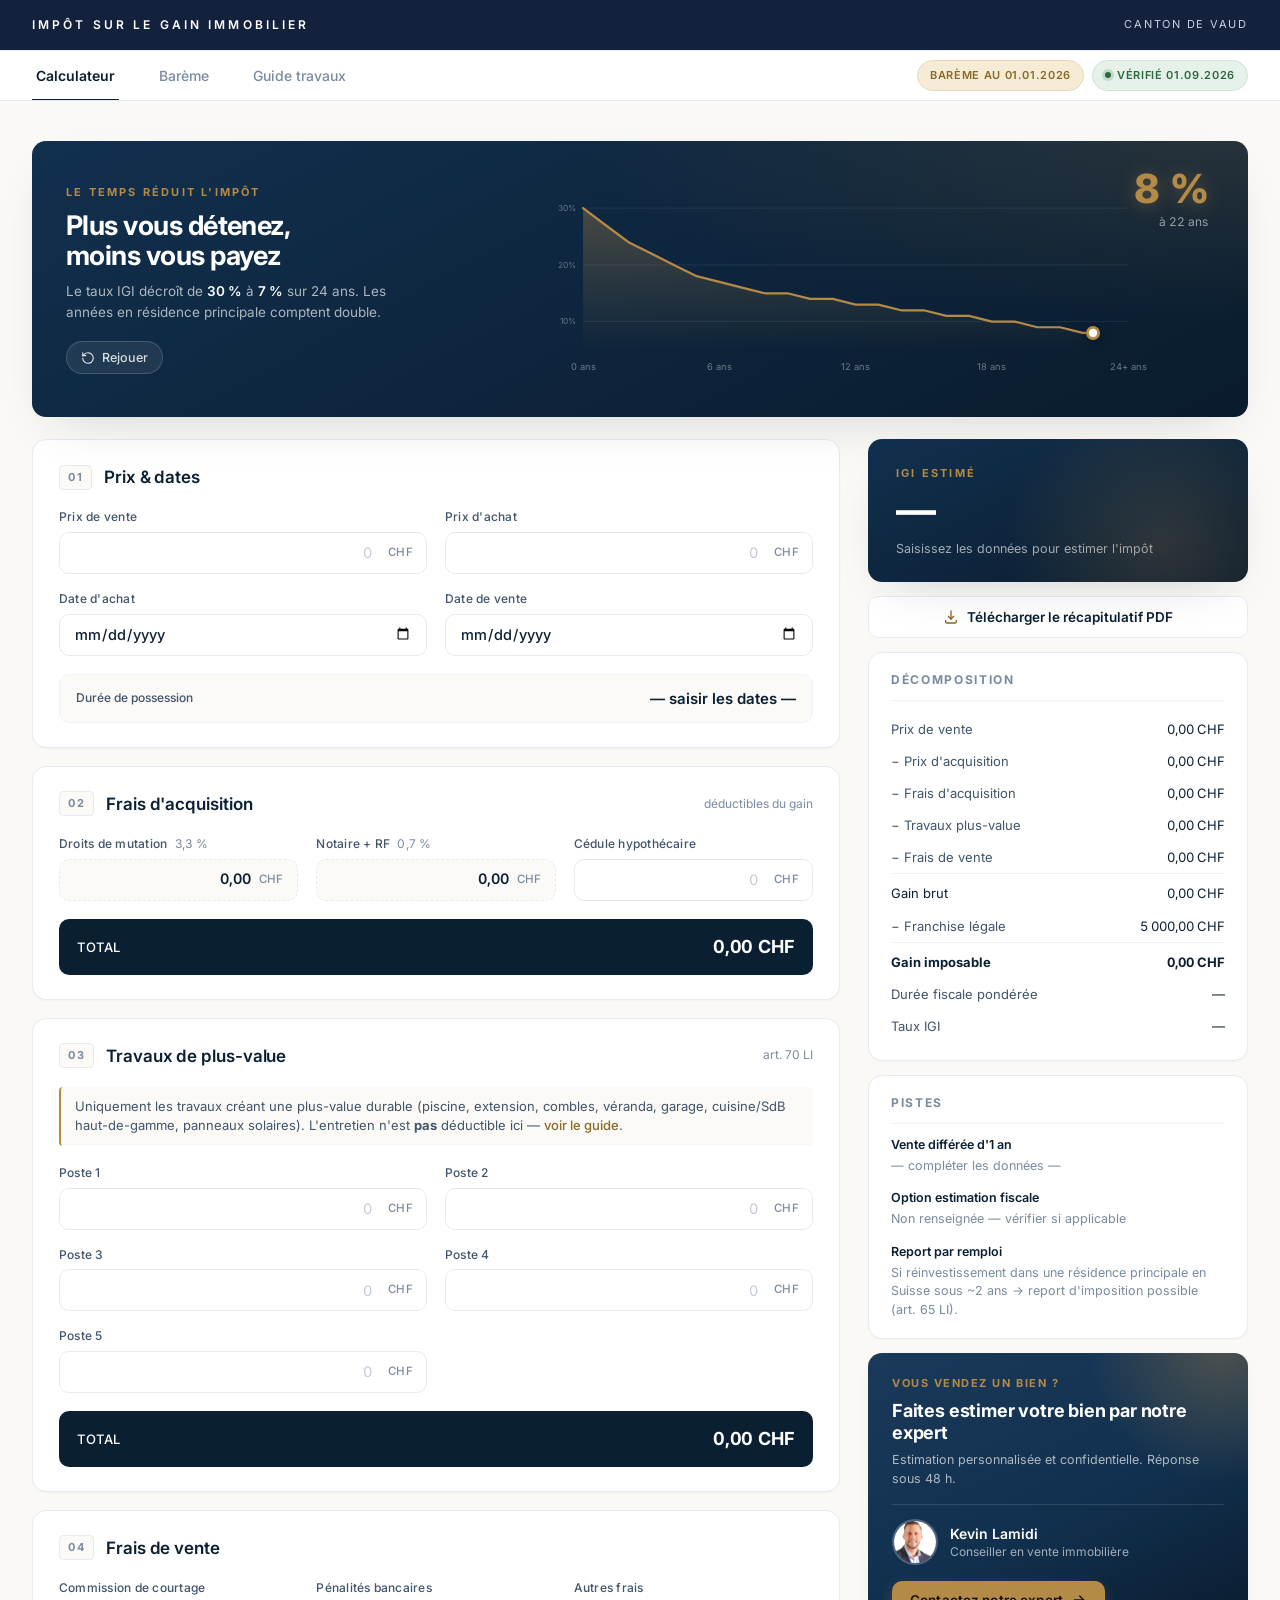
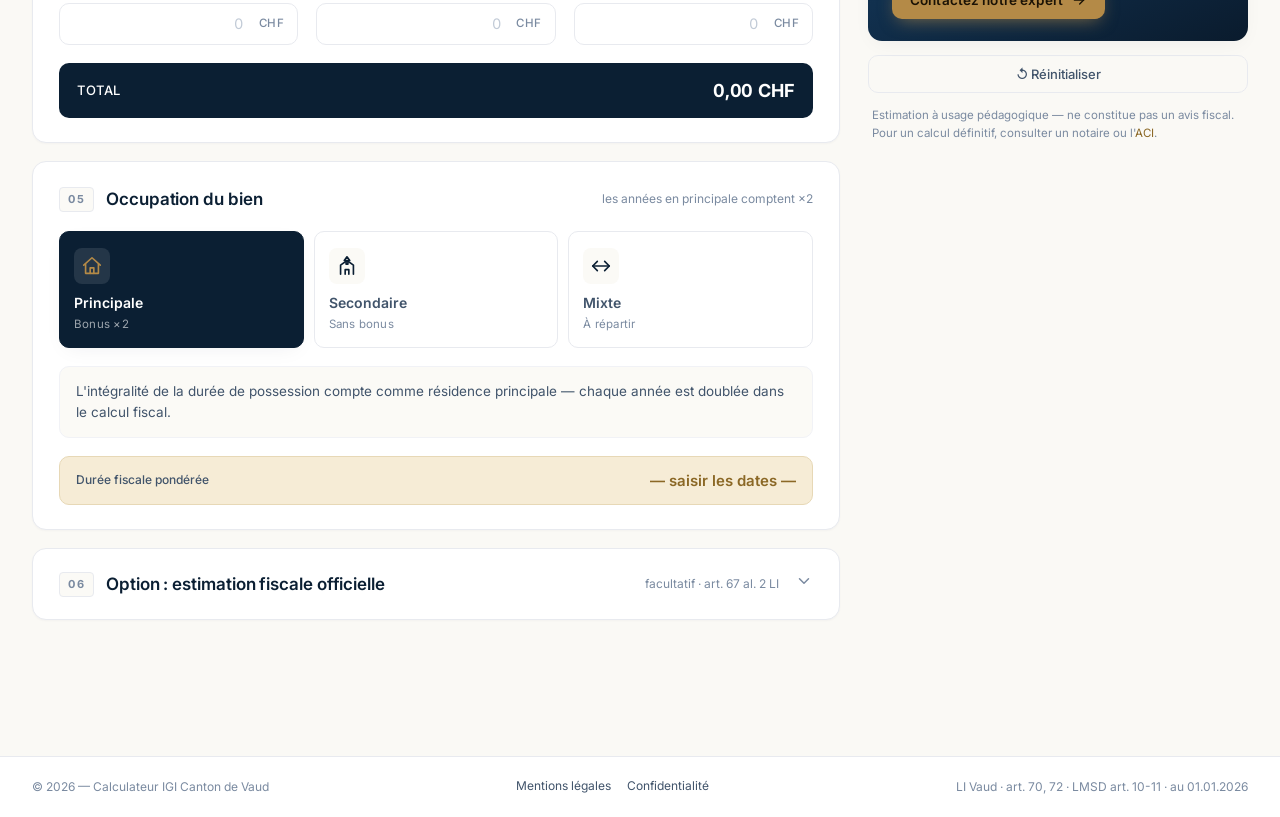
<file: index.html>
<!doctype html>
<html lang="fr">
<head>
<meta charset="utf-8" />
<meta name="viewport" content="width=device-width, initial-scale=1, viewport-fit=cover" />
<title>Calculateur IGI Vaud — Impôt sur le gain immobilier</title>
<meta name="description" content="Estimez en temps réel l'impôt sur le gain immobilier (IGI) du Canton de Vaud — barème art. 72 LI, frais déductibles, travaux de plus-value, optimisations." />
<link rel="preconnect" href="https://fonts.googleapis.com" />
<link rel="preconnect" href="https://fonts.gstatic.com" crossorigin />
<link href="https://fonts.googleapis.com/css2?family=Cormorant+Garamond:wght@500;600&family=Inter:wght@300;400;500;600;700;800&display=swap" rel="stylesheet" />
<link rel="stylesheet" href="styles.css" />
</head>
<body>

<header class="site-header">
  <!-- Bandeau supérieur — même style que l'estimation foncière -->
  <div class="topbar">
    <div class="topbar-inner wrap">
      <div class="topbar-brand">Impôt sur le gain immobilier</div>
      <div class="topbar-meta">Canton de Vaud</div>
    </div>
  </div>

  <nav class="tabs" role="tablist" aria-label="Sections">
    <div class="wrap tabs-wrap">
      <button class="tab is-active" role="tab" aria-selected="true" data-tab="calculateur">
        <span class="tab-label">Calculateur</span>
      </button>
      <button class="tab" role="tab" aria-selected="false" data-tab="bareme">
        <span class="tab-label">Barème</span>
      </button>
      <button class="tab" role="tab" aria-selected="false" data-tab="guide">
        <span class="tab-label">Guide travaux</span>
      </button>
      <div class="tabs-badges">
        <span class="badge">Barème au 01.01.2026</span>
        <span class="badge-check" id="lastVerifiedBadge" title="Vérification automatique mensuelle des sources officielles">
          <span class="check-dot"></span><span id="lastVerifiedDate">—</span>
        </span>
      </div>
    </div>
  </nav>
</header>

<main class="wrap main-content">

  <!-- ====== CALCULATEUR ====== -->
  <section class="panel is-active" id="panel-calculateur" role="tabpanel">

    <!-- Bannière animée : le temps réduit l'impôt -->
    <section class="hero-tl" id="heroTL" aria-label="Le taux IGI décroît avec la durée de détention">
      <div class="hero-tl-copy">
        <div class="hero-tl-eyebrow">Le temps réduit l'impôt</div>
        <h2 class="hero-tl-title">Plus vous détenez,<br />moins vous payez</h2>
        <p class="hero-tl-sub">Le taux IGI décroît de <strong>30 %</strong> à <strong>7 %</strong> sur 24 ans. Les années en résidence principale comptent double.</p>
        <button class="hero-tl-replay" id="heroReplay" type="button">
          <svg viewBox="0 0 24 24" width="14" height="14" fill="none" stroke="currentColor" stroke-width="2" stroke-linecap="round" stroke-linejoin="round"><path d="M3 12a9 9 0 1 0 3-6.7L3 8"/><path d="M3 3v5h5"/></svg>
          Rejouer
        </button>
      </div>
      <div class="hero-tl-viz">
        <div class="hero-tl-readout">
          <span class="hero-tl-rate" id="heroRate">30 %</span>
          <span class="hero-tl-year">à <span id="heroYear">0</span> <span id="heroYearUnit">an</span></span>
        </div>
        <svg id="heroChart" viewBox="0 0 720 220" preserveAspectRatio="xMidYMid meet" role="img"></svg>
      </div>
    </section>

    <div class="layout">
      <!-- ============ FORM ============ -->
      <div class="form-col">

        <!-- 1. Données de base -->
        <section class="card">
          <header class="card-head">
            <span class="card-step">01</span>
            <h2 class="card-title">Prix &amp; dates</h2>
          </header>
          <div class="grid grid-2">
            <label class="field">
              <span class="field-label">Prix de vente</span>
              <div class="input-wrap"><input type="text" inputmode="numeric" data-input="prixVente" placeholder="0" class="num" /><span class="input-suffix">CHF</span></div>
            </label>
            <label class="field">
              <span class="field-label">Prix d'achat</span>
              <div class="input-wrap"><input type="text" inputmode="numeric" data-input="prixAchat" placeholder="0" class="num" /><span class="input-suffix">CHF</span></div>
            </label>
            <label class="field">
              <span class="field-label">Date d'achat</span>
              <input type="date" data-input="dateAchat" />
            </label>
            <label class="field">
              <span class="field-label">Date de vente</span>
              <input type="date" data-input="dateVente" />
            </label>
          </div>
          <div class="pill">
            <span class="pill-label">Durée de possession</span>
            <span class="pill-value" data-out="dureeReelle">— saisir les dates —</span>
          </div>
        </section>

        <!-- 2. Frais d'acquisition -->
        <section class="card">
          <header class="card-head">
            <span class="card-step">02</span>
            <h2 class="card-title">Frais d'acquisition</h2>
            <span class="card-hint">déductibles du gain</span>
          </header>
          <div class="grid grid-3">
            <div class="field auto">
              <span class="field-label">Droits de mutation <em>3,3 %</em></span>
              <div class="readout-inline"><span data-out="droitsMutation">0,00</span><span class="suffix">CHF</span></div>
            </div>
            <div class="field auto">
              <span class="field-label">Notaire + RF <em>0,7 %</em></span>
              <div class="readout-inline"><span data-out="fraisNotaire">0,00</span><span class="suffix">CHF</span></div>
            </div>
            <label class="field">
              <span class="field-label">Cédule hypothécaire</span>
              <div class="input-wrap"><input type="text" inputmode="numeric" data-input="cedule" placeholder="0" class="num" /><span class="input-suffix">CHF</span></div>
            </label>
          </div>
          <div class="card-total">
            <span>Total</span>
            <strong><span data-out="totalAcq">0,00</span> CHF</strong>
          </div>
        </section>

        <!-- 3. Travaux -->
        <section class="card">
          <header class="card-head">
            <span class="card-step">03</span>
            <h2 class="card-title">Travaux de plus-value</h2>
            <span class="card-hint">art. 70 LI</span>
          </header>
          <p class="card-help">Uniquement les travaux créant une plus-value durable (piscine, extension, combles, véranda, garage, cuisine/SdB haut-de-gamme, panneaux solaires). L'entretien n'est <strong>pas</strong> déductible ici — <a href="#" data-goto="guide">voir le guide</a>.</p>
          <div class="grid grid-2">
            <label class="field"><span class="field-label">Poste 1</span><div class="input-wrap"><input type="text" inputmode="numeric" data-input="t1" placeholder="0" class="num" /><span class="input-suffix">CHF</span></div></label>
            <label class="field"><span class="field-label">Poste 2</span><div class="input-wrap"><input type="text" inputmode="numeric" data-input="t2" placeholder="0" class="num" /><span class="input-suffix">CHF</span></div></label>
            <label class="field"><span class="field-label">Poste 3</span><div class="input-wrap"><input type="text" inputmode="numeric" data-input="t3" placeholder="0" class="num" /><span class="input-suffix">CHF</span></div></label>
            <label class="field"><span class="field-label">Poste 4</span><div class="input-wrap"><input type="text" inputmode="numeric" data-input="t4" placeholder="0" class="num" /><span class="input-suffix">CHF</span></div></label>
            <label class="field"><span class="field-label">Poste 5</span><div class="input-wrap"><input type="text" inputmode="numeric" data-input="t5" placeholder="0" class="num" /><span class="input-suffix">CHF</span></div></label>
          </div>
          <div class="card-total">
            <span>Total</span>
            <strong><span data-out="totalTravaux">0,00</span> CHF</strong>
          </div>
        </section>

        <!-- 4. Frais de vente -->
        <section class="card">
          <header class="card-head">
            <span class="card-step">04</span>
            <h2 class="card-title">Frais de vente</h2>
          </header>
          <div class="grid grid-3">
            <label class="field"><span class="field-label">Commission de courtage</span><div class="input-wrap"><input type="text" inputmode="numeric" data-input="courtage" placeholder="0" class="num" /><span class="input-suffix">CHF</span></div></label>
            <label class="field"><span class="field-label">Pénalités bancaires</span><div class="input-wrap"><input type="text" inputmode="numeric" data-input="penalites" placeholder="0" class="num" /><span class="input-suffix">CHF</span></div></label>
            <label class="field"><span class="field-label">Autres frais</span><div class="input-wrap"><input type="text" inputmode="numeric" data-input="autresVente" placeholder="0" class="num" /><span class="input-suffix">CHF</span></div></label>
          </div>
          <div class="card-total">
            <span>Total</span>
            <strong><span data-out="totalVente">0,00</span> CHF</strong>
          </div>
        </section>

        <!-- 5. Occupation -->
        <section class="card">
          <header class="card-head">
            <span class="card-step">05</span>
            <h2 class="card-title">Occupation du bien</h2>
            <span class="card-hint">les années en principale comptent ×2</span>
          </header>

          <div class="occ-choice" role="radiogroup" aria-label="Type d'occupation">
            <button type="button" class="occ-btn is-active" data-occ="1">
              <span class="occ-icon" aria-hidden="true">
                <svg viewBox="0 0 24 24" width="22" height="22" fill="none" stroke="currentColor" stroke-width="1.8" stroke-linecap="round" stroke-linejoin="round"><path d="M3 11l9-8 9 8"/><path d="M5 10v10h14V10"/><path d="M10 20v-6h4v6"/></svg>
              </span>
              <span class="occ-name">Principale</span>
              <span class="occ-meta">Bonus ×2</span>
            </button>
            <button type="button" class="occ-btn" data-occ="2">
              <span class="occ-icon" aria-hidden="true">
                <svg viewBox="0 0 24 24" width="22" height="22" fill="none" stroke="currentColor" stroke-width="1.8" stroke-linecap="round" stroke-linejoin="round"><path d="M12 2l3 4h-2v4h-2V6H9z"/><path d="M5 21V11l7-5 7 5v10"/><path d="M10 21v-5h4v5"/></svg>
              </span>
              <span class="occ-name">Secondaire</span>
              <span class="occ-meta">Sans bonus</span>
            </button>
            <button type="button" class="occ-btn" data-occ="3">
              <span class="occ-icon" aria-hidden="true">
                <svg viewBox="0 0 24 24" width="22" height="22" fill="none" stroke="currentColor" stroke-width="1.8" stroke-linecap="round" stroke-linejoin="round"><path d="M3 12h18"/><path d="M16 7l5 5-5 5"/><path d="M8 17l-5-5 5-5"/></svg>
              </span>
              <span class="occ-name">Mixte</span>
              <span class="occ-meta">À répartir</span>
            </button>
          </div>

          <!-- Détail dynamique selon le mode -->
          <div class="occ-detail" data-occ-state="1">
            <p class="occ-explain">L'intégralité de la durée de possession compte comme résidence principale — chaque année est doublée dans le calcul fiscal.</p>
          </div>

          <div class="occ-detail" data-occ-state="2" hidden>
            <p class="occ-explain">Aucun bonus de résidence principale appliqué. La durée fiscale égale la durée réelle.</p>
          </div>

          <div class="occ-detail" data-occ-state="3" hidden>
            <div class="slider-block" id="mixSlider">
              <div class="slider-prompt">
                Sur vos <strong data-out="totalYearsLabel">— ans</strong>, combien en résidence principale ?
              </div>
              <div class="slider-track-wrap">
                <input type="range" min="0" max="99" value="0" step="1" data-input="ansPrincipaleSlider" id="ansSlider" />
              </div>
              <div class="slider-readout">
                <div class="slider-leg principale"><span class="leg-num" data-out="legPrincipale">0</span><span class="leg-lbl">en principale (×2)</span></div>
                <div class="slider-leg secondaire"><span class="leg-num" data-out="legSecondaire">0</span><span class="leg-lbl">en secondaire</span></div>
              </div>
            </div>
          </div>

          <div class="pill highlight">
            <span class="pill-label">Durée fiscale pondérée</span>
            <span class="pill-value" data-out="dureePonderee">— saisir les dates —</span>
          </div>
        </section>

        <!-- 6. Option estimation fiscale (repliable) -->
        <details class="card collapsible">
          <summary class="card-head">
            <span class="card-step">06</span>
            <h2 class="card-title">Option : estimation fiscale officielle</h2>
            <span class="card-hint">facultatif · art. 67 al. 2 LI</span>
            <span class="chev" aria-hidden="true">
              <svg viewBox="0 0 24 24" width="18" height="18" fill="none" stroke="currentColor" stroke-width="2" stroke-linecap="round" stroke-linejoin="round"><path d="M6 9l6 6 6-6"/></svg>
            </span>
          </summary>
          <p class="card-help">Si l'estimation fiscale officielle a été notifiée <strong>après</strong> votre achat et est en vigueur depuis <strong>≥ 10 ans</strong>, et qu'elle dépasse votre prix d'achat, elle s'y substitue.</p>
          <div class="grid grid-2">
            <label class="field">
              <span class="field-label">Valeur de l'estimation</span>
              <div class="input-wrap"><input type="text" inputmode="numeric" data-input="estimFiscale" placeholder="0" class="num" /><span class="input-suffix">CHF</span></div>
            </label>
            <label class="field">
              <span class="field-label">Date de notification</span>
              <input type="date" data-input="dateEstim" />
            </label>
          </div>
          <div class="pill-row">
            <div class="pill"><span class="pill-label">Éligibilité</span><span class="pill-value" data-out="eligEstim">Non applicable</span></div>
            <div class="pill highlight"><span class="pill-label">Prix d'acquisition retenu</span><span class="pill-value"><span data-out="prixRetenu">0,00</span> CHF</span></div>
          </div>
        </details>

      </div><!-- /.form-col -->

      <!-- ============ RESULTS ============ -->
      <aside class="result-col">
        <div class="result-sticky">

          <div class="result-hero">
            <div class="result-eyebrow">IGI estimé</div>
            <div class="result-amount"><span data-out="igi">—</span></div>
            <div class="result-foot" data-out="igiSub">Saisissez les données pour estimer l'impôt</div>
          </div>

          <button class="pdf-btn" type="button" id="pdfBtn">
            <svg viewBox="0 0 24 24" width="16" height="16" fill="none" stroke="currentColor" stroke-width="2" stroke-linecap="round" stroke-linejoin="round"><path d="M12 3v12"/><path d="M8 11l4 4 4-4"/><path d="M4 17v2a2 2 0 0 0 2 2h12a2 2 0 0 0 2-2v-2"/></svg>
            Télécharger le récapitulatif PDF
          </button>

          <div class="result-card">
            <h3 class="result-title">Décomposition</h3>
            <table class="kv">
              <tbody>
                <tr><td>Prix de vente</td><td class="num"><span data-out="kvVente">0,00</span> CHF</td></tr>
                <tr><td>− Prix d'acquisition</td><td class="num"><span data-out="kvAcq">0,00</span> CHF</td></tr>
                <tr><td>− Frais d'acquisition</td><td class="num"><span data-out="kvFraisAcq">0,00</span> CHF</td></tr>
                <tr><td>− Travaux plus-value</td><td class="num"><span data-out="kvTravaux">0,00</span> CHF</td></tr>
                <tr><td>− Frais de vente</td><td class="num"><span data-out="kvFraisVente">0,00</span> CHF</td></tr>
                <tr class="sep"><td>Gain brut</td><td class="num"><span data-out="kvBrut">0,00</span> CHF</td></tr>
                <tr><td>− Franchise légale</td><td class="num">5 000,00 CHF</td></tr>
                <tr class="sep"><td><strong>Gain imposable</strong></td><td class="num"><strong><span data-out="kvNet">0,00</span> CHF</strong></td></tr>
                <tr><td>Durée fiscale pondérée</td><td class="num"><span data-out="kvDuree">—</span></td></tr>
                <tr><td>Taux IGI</td><td class="num"><span data-out="kvTaux">—</span></td></tr>
              </tbody>
            </table>
          </div>

          <div class="result-card tips-card">
            <h3 class="result-title">Pistes</h3>
            <ul class="tips">
              <li><strong>Vente différée d'1 an</strong><div data-out="tipDiffere">— compléter les données —</div></li>
              <li><strong>Option estimation fiscale</strong><div data-out="tipEstim">Non renseignée</div></li>
              <li><strong>Report par remploi</strong><div>Si réinvestissement dans une résidence principale en Suisse sous ~2 ans → report d'imposition possible (art. 65 LI).</div></li>
            </ul>
          </div>

          <!-- CTA contact -->
          <div class="cta-card">
            <div class="cta-glow" aria-hidden="true"></div>
            <div class="cta-body">
              <div class="cta-kicker">Vous vendez un bien ?</div>
              <h3 class="cta-title">Faites estimer votre bien par notre expert</h3>
              <p class="cta-sub">Estimation personnalisée et confidentielle. Réponse sous 48 h.</p>

              <div class="expert-mini">
                <img class="expert-photo" id="expertPhotoCta" src="assets/expert.jpg" alt="" onerror="this.classList.add('is-fallback');this.removeAttribute('src')" />
                <div class="expert-id">
                  <span class="expert-name" data-expert-name>Kevin Lamidi</span>
                  <span class="expert-role" data-expert-role>Conseiller en vente immobilière</span>
                </div>
              </div>

              <button class="cta-btn" type="button" id="ctaOpen">
                Contactez notre expert
                <svg viewBox="0 0 24 24" width="16" height="16" fill="none" stroke="currentColor" stroke-width="2" stroke-linecap="round" stroke-linejoin="round"><path d="M5 12h14"/><path d="M13 6l6 6-6 6"/></svg>
              </button>
            </div>
          </div>

          <button class="reset-btn" type="button" id="resetBtn">↺ Réinitialiser</button>

          <p class="disclaimer">Estimation à usage pédagogique — ne constitue pas un avis fiscal. Pour un calcul définitif, consulter un notaire ou l'<a href="https://www.vd.ch" target="_blank" rel="noopener">ACI</a>.</p>

        </div>
      </aside>

    </div>
  </section>

  <!-- ====== BARÈME ====== -->
  <section class="panel" id="panel-bareme" role="tabpanel" hidden>
    <div class="panel-intro">
      <h1 class="panel-title">Barème IGI</h1>
      <p class="panel-sub">Au 01.01.2026 — art. 72 LI Vaud. Les années d'occupation personnelle prouvée comptent double (art. 72 al. 4 LI).</p>
    </div>

    <div class="bareme-wrap">
      <table class="bareme-table" id="baremeTable">
        <thead>
          <tr><th>Années</th><th>Tranche</th><th>Taux</th></tr>
        </thead>
        <tbody></tbody>
      </table>

      <div class="bareme-side">
        <div class="bareme-chart">
          <div class="chart-title">Décroissance du taux</div>
          <svg viewBox="0 0 600 220" preserveAspectRatio="none" id="rateChart"></svg>
        </div>
        <div class="bareme-source">
          Source : <a href="https://prestations.vd.ch/pub/blv-publication/actes/consolide/642.11" target="_blank" rel="noopener">art. 72 LI Vaud</a> · barème stable depuis 2001.
        </div>
      </div>
    </div>
  </section>

  <!-- ====== GUIDE TRAVAUX ====== -->
  <section class="panel" id="panel-guide" role="tabpanel" hidden>
    <div class="panel-intro">
      <h1 class="panel-title">Travaux : plus-value ou entretien ?</h1>
      <p class="panel-sub">Art. 70 LI Vaud. La frontière est appréciée au cas par cas par l'ACI — conservez factures et photos avant/après.</p>
    </div>

    <div class="guide-toolbar">
      <div class="search-wrap">
        <svg viewBox="0 0 24 24" width="16" height="16" fill="none" stroke="currentColor" stroke-width="2" stroke-linecap="round" stroke-linejoin="round"><circle cx="11" cy="11" r="7"/><path d="M21 21l-4.3-4.3"/></svg>
        <input type="search" id="guideSearch" placeholder="Rechercher (piscine, peinture, toiture…)" />
      </div>
      <div class="filter-chips" role="tablist">
        <button class="chip is-active" data-filter="all">Tout</button>
        <button class="chip" data-filter="yes">Déductible IGI</button>
        <button class="chip" data-filter="no">Non déductible</button>
      </div>
    </div>

    <div class="guide-list-unified" id="guideList"></div>

    <p class="guide-source">
      Si l'ACI a refusé une dépense en entretien (revenu), le solde non admis devient une impense déductible à la revente.
    </p>
  </section>

</main>

<footer class="site-footer">
  <div class="wrap footer-wrap">
    <div>© 2026 — Calculateur IGI Canton de Vaud</div>
    <nav class="footer-links">
      <a href="mentions-legales.html">Mentions légales</a>
      <a href="confidentialite.html">Confidentialité</a>
    </nav>
    <div class="footer-meta">LI Vaud · art. 70, 72 · LMSD art. 10-11 · au 01.01.2026</div>
  </div>
</footer>

<!-- ====== MODALE CONTACT ====== -->
<div class="modal-overlay" id="contactModal" hidden>
  <div class="modal" role="dialog" aria-modal="true" aria-labelledby="modalTitle">
    <button class="modal-close" id="modalClose" type="button" aria-label="Fermer">
      <svg viewBox="0 0 24 24" width="20" height="20" fill="none" stroke="currentColor" stroke-width="2" stroke-linecap="round"><path d="M6 6l12 12M18 6L6 18"/></svg>
    </button>

    <div class="modal-head">
      <div class="modal-expert">
        <img class="expert-photo lg" id="expertPhotoModal" src="assets/expert.jpg" alt="" onerror="this.classList.add('is-fallback');this.removeAttribute('src')" />
        <div class="expert-id">
          <div class="modal-kicker">Votre interlocuteur</div>
          <span class="expert-name" data-expert-name>Kevin Lamidi</span>
          <span class="expert-role" data-expert-role>Conseiller en vente immobilière</span>
        </div>
      </div>
      <h2 id="modalTitle" class="modal-title">Contactez notre expert</h2>
      <p class="modal-sub">Laissez vos coordonnées, je vous recontacte sous 48 h pour une estimation personnalisée et confidentielle.</p>
    </div>

    <form id="contactForm" class="contact-form" novalidate>
      <!-- Web3Forms -->
      <input type="hidden" name="access_key" id="web3formsKey" value="" />
      <input type="hidden" name="subject" value="Nouvelle demande d'estimation — Calculateur IGI Vaud" />
      <input type="hidden" name="from_name" value="Calculateur IGI Vaud" />
      <!-- anti-spam honeypot -->
      <input type="checkbox" name="botcheck" class="hp" tabindex="-1" autocomplete="off" aria-hidden="true" />

      <div class="cf-field">
        <label for="cfName">Nom <span class="req">*</span></label>
        <input id="cfName" name="name" type="text" autocomplete="name" required placeholder="Prénom et nom" />
      </div>
      <div class="cf-row">
        <div class="cf-field">
          <label for="cfEmail">E-mail <span class="req">*</span></label>
          <input id="cfEmail" name="email" type="email" autocomplete="email" required placeholder="vous@exemple.ch" />
        </div>
        <div class="cf-field">
          <label for="cfPhone">Téléphone</label>
          <input id="cfPhone" name="phone" type="tel" autocomplete="tel" placeholder="+41 …" />
        </div>
      </div>
      <div class="cf-field">
        <label for="cfBien">Bien à estimer</label>
        <textarea id="cfBien" name="bien" rows="3" placeholder="Type de bien, commune, surface, particularités…"></textarea>
      </div>

      <button type="submit" class="cf-submit" id="cfSubmit">Envoyer ma demande</button>
      <div class="cf-status" id="cfStatus" role="status" aria-live="polite"></div>
      <p class="cf-privacy">Vos données ne servent qu'à vous recontacter. Aucune transmission à des tiers.</p>
    </form>
  </div>
</div>

<!-- Récapitulatif PDF (caché à l'écran, visible à l'impression) -->
<div class="pdf-report" id="pdfReport" aria-hidden="true"></div>

<script src="app.js"></script>
</body>
</html>
</file>
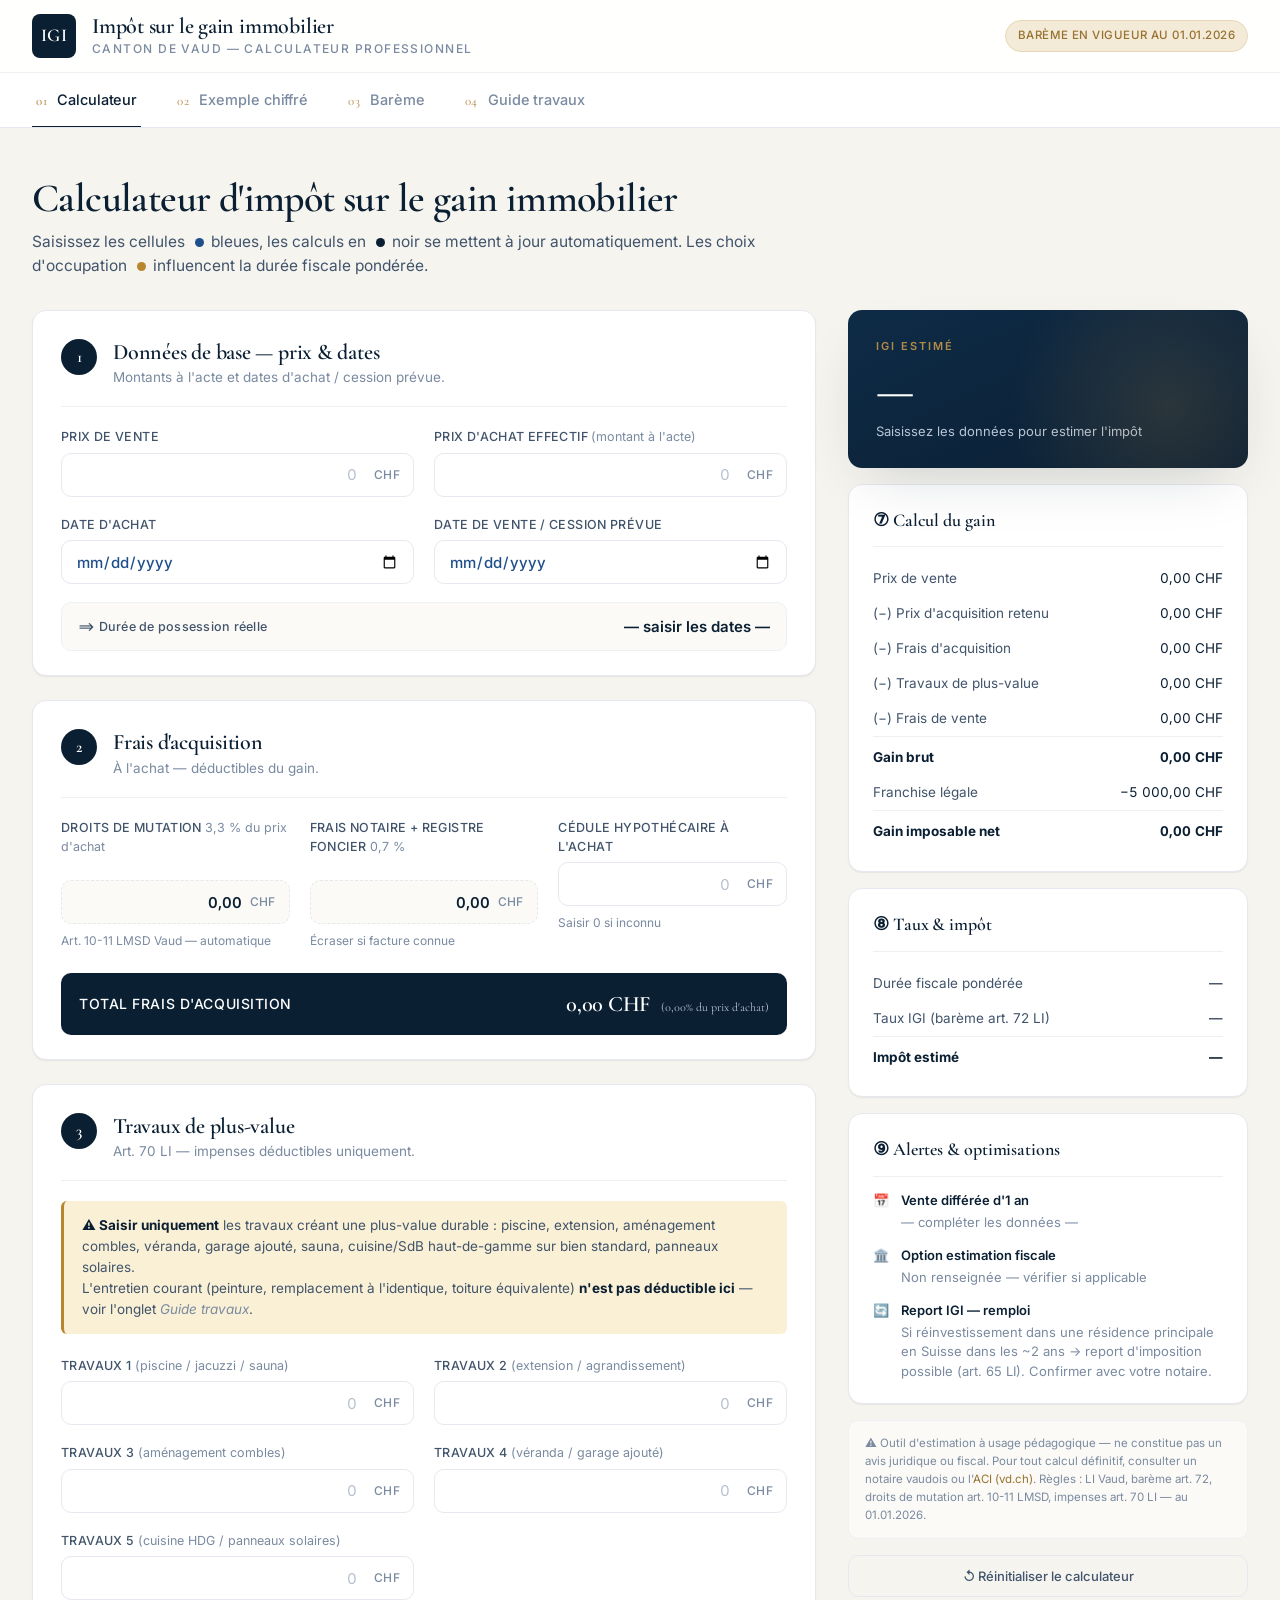
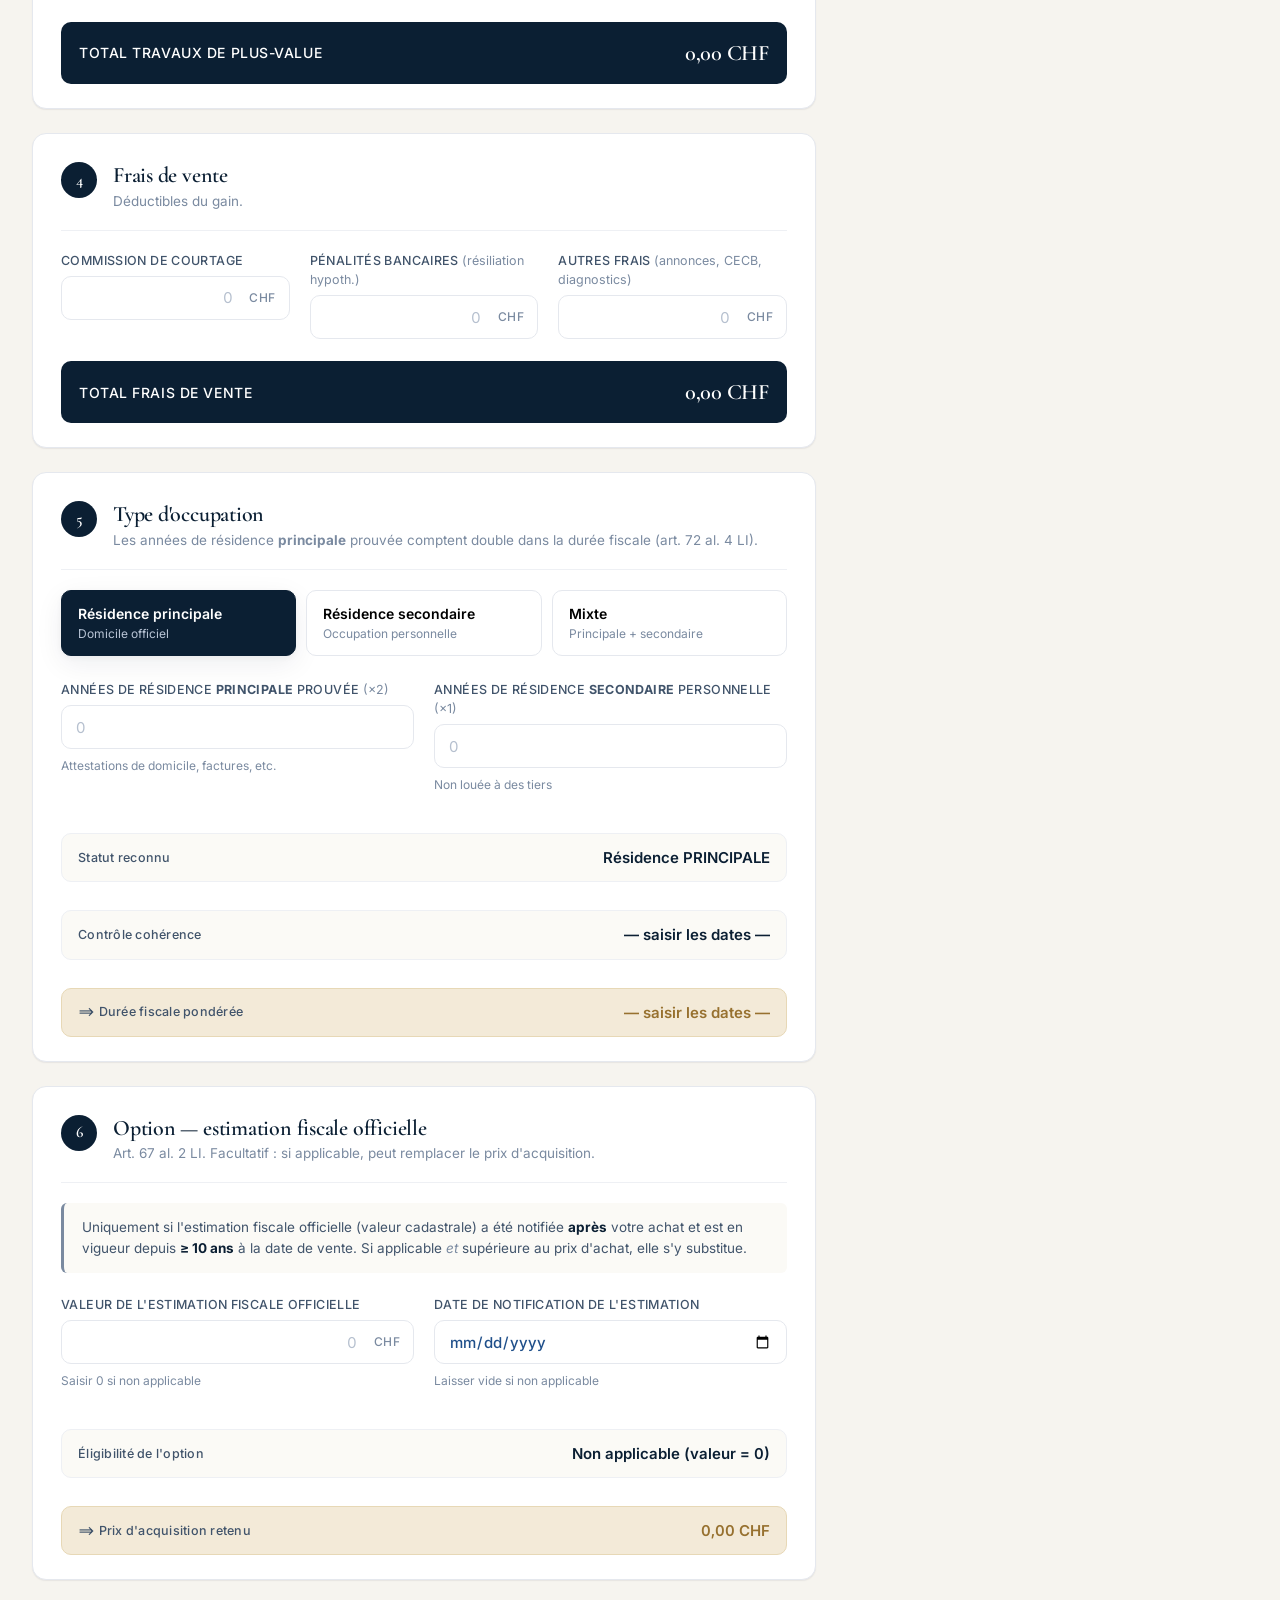
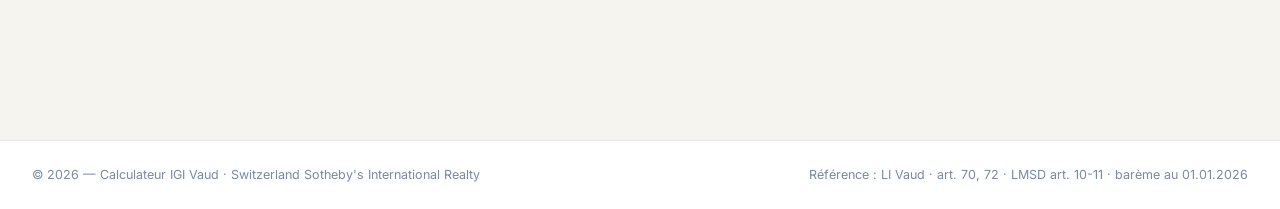
<file: igi-vaud-site/index.html>
<!doctype html>
<html lang="fr">
<head>
<meta charset="utf-8" />
<meta name="viewport" content="width=device-width, initial-scale=1, viewport-fit=cover" />
<title>Calculateur IGI Vaud — Impôt sur le gain immobilier</title>
<meta name="description" content="Estimez en temps réel l'impôt sur le gain immobilier (IGI) du Canton de Vaud — barème art. 72 LI, frais déductibles, travaux de plus-value, optimisations." />
<link rel="preconnect" href="https://fonts.googleapis.com" />
<link rel="preconnect" href="https://fonts.gstatic.com" crossorigin />
<link href="https://fonts.googleapis.com/css2?family=Cormorant+Garamond:wght@400;500;600;700&family=Inter:wght@300;400;500;600;700&display=swap" rel="stylesheet" />
<link rel="stylesheet" href="styles.css" />
</head>
<body>

<header class="site-header">
  <div class="wrap header-wrap">
    <div class="brand">
      <div class="brand-mark" aria-hidden="true">IGI</div>
      <div class="brand-text">
        <div class="brand-line-1">Impôt sur le gain immobilier</div>
        <div class="brand-line-2">Canton de Vaud — Calculateur professionnel</div>
      </div>
    </div>
    <div class="header-meta">
      <span class="badge">Barème en vigueur au 01.01.2026</span>
    </div>
  </div>

  <nav class="tabs" role="tablist" aria-label="Sections du calculateur">
    <div class="wrap tabs-wrap">
      <button class="tab is-active" role="tab" aria-selected="true" data-tab="calculateur">
        <span class="tab-num">01</span><span class="tab-label">Calculateur</span>
      </button>
      <button class="tab" role="tab" aria-selected="false" data-tab="exemple">
        <span class="tab-num">02</span><span class="tab-label">Exemple chiffré</span>
      </button>
      <button class="tab" role="tab" aria-selected="false" data-tab="bareme">
        <span class="tab-num">03</span><span class="tab-label">Barème</span>
      </button>
      <button class="tab" role="tab" aria-selected="false" data-tab="guide">
        <span class="tab-num">04</span><span class="tab-label">Guide travaux</span>
      </button>
      <div class="tab-indicator" aria-hidden="true"></div>
    </div>
  </nav>
</header>

<main class="wrap main-content">

  <!-- ====== CALCULATEUR ====== -->
  <section class="panel is-active" id="panel-calculateur" role="tabpanel">
    <div class="panel-intro">
      <h1 class="panel-title">Calculateur d'impôt sur le gain immobilier</h1>
      <p class="panel-sub">Saisissez les cellules <span class="legend-dot legend-input"></span> bleues, les calculs en <span class="legend-dot legend-calc"></span> noir se mettent à jour automatiquement. Les choix d'occupation <span class="legend-dot legend-choice"></span> influencent la durée fiscale pondérée.</p>
    </div>

    <div class="layout">
      <!-- ============ FORM ============ -->
      <div class="form-col">

        <!-- (1) Données de base -->
        <section class="card">
          <header class="card-head">
            <div class="card-num">1</div>
            <div>
              <h2 class="card-title">Données de base — prix &amp; dates</h2>
              <p class="card-sub">Montants à l'acte et dates d'achat / cession prévue.</p>
            </div>
          </header>
          <div class="grid grid-2">
            <label class="field">
              <span class="field-label">Prix de vente</span>
              <div class="input-wrap"><input type="text" inputmode="numeric" data-input="prixVente" placeholder="0" class="num" /><span class="input-suffix">CHF</span></div>
            </label>
            <label class="field">
              <span class="field-label">Prix d'achat effectif <em>(montant à l'acte)</em></span>
              <div class="input-wrap"><input type="text" inputmode="numeric" data-input="prixAchat" placeholder="0" class="num" /><span class="input-suffix">CHF</span></div>
            </label>
            <label class="field">
              <span class="field-label">Date d'achat</span>
              <input type="date" data-input="dateAchat" />
            </label>
            <label class="field">
              <span class="field-label">Date de vente / cession prévue</span>
              <input type="date" data-input="dateVente" />
            </label>
          </div>
          <div class="readout">
            <span class="readout-label">⟹ Durée de possession réelle</span>
            <span class="readout-value" data-out="dureeReelle">— saisir les dates —</span>
          </div>
        </section>

        <!-- (2) Frais d'acquisition -->
        <section class="card">
          <header class="card-head">
            <div class="card-num">2</div>
            <div>
              <h2 class="card-title">Frais d'acquisition</h2>
              <p class="card-sub">À l'achat — déductibles du gain.</p>
            </div>
          </header>
          <div class="grid grid-3">
            <div class="field auto">
              <span class="field-label">Droits de mutation <em>3,3 % du prix d'achat</em></span>
              <div class="readout inline"><span class="readout-value" data-out="droitsMutation">0,00</span><span class="readout-suffix">CHF</span></div>
              <span class="field-hint">Art. 10-11 LMSD Vaud — automatique</span>
            </div>
            <div class="field auto">
              <span class="field-label">Frais notaire + Registre foncier <em>0,7 %</em></span>
              <div class="readout inline"><span class="readout-value" data-out="fraisNotaire">0,00</span><span class="readout-suffix">CHF</span></div>
              <span class="field-hint">Écraser si facture connue</span>
            </div>
            <label class="field">
              <span class="field-label">Cédule hypothécaire à l'achat</span>
              <div class="input-wrap"><input type="text" inputmode="numeric" data-input="cedule" placeholder="0" class="num" /><span class="input-suffix">CHF</span></div>
              <span class="field-hint">Saisir 0 si inconnu</span>
            </label>
          </div>
          <div class="card-total">
            <span>TOTAL frais d'acquisition</span>
            <strong><span data-out="totalAcq">0,00</span> CHF <em data-out="totalAcqPct">(0,00 % du prix d'achat)</em></strong>
          </div>
        </section>

        <!-- (3) Travaux -->
        <section class="card">
          <header class="card-head">
            <div class="card-num">3</div>
            <div>
              <h2 class="card-title">Travaux de plus-value</h2>
              <p class="card-sub">Art. 70 LI — impenses déductibles uniquement.</p>
            </div>
          </header>
          <div class="callout">
            <strong>⚠ Saisir uniquement</strong> les travaux créant une plus-value durable : piscine, extension, aménagement combles, véranda, garage ajouté, sauna, cuisine/SdB haut-de-gamme sur bien standard, panneaux solaires.<br />
            L'entretien courant (peinture, remplacement à l'identique, toiture équivalente) <strong>n'est pas déductible ici</strong> — voir l'onglet <em>Guide travaux</em>.
          </div>
          <div class="grid grid-2">
            <label class="field"><span class="field-label">Travaux 1 <em>(piscine / jacuzzi / sauna)</em></span><div class="input-wrap"><input type="text" inputmode="numeric" data-input="t1" placeholder="0" class="num" /><span class="input-suffix">CHF</span></div></label>
            <label class="field"><span class="field-label">Travaux 2 <em>(extension / agrandissement)</em></span><div class="input-wrap"><input type="text" inputmode="numeric" data-input="t2" placeholder="0" class="num" /><span class="input-suffix">CHF</span></div></label>
            <label class="field"><span class="field-label">Travaux 3 <em>(aménagement combles)</em></span><div class="input-wrap"><input type="text" inputmode="numeric" data-input="t3" placeholder="0" class="num" /><span class="input-suffix">CHF</span></div></label>
            <label class="field"><span class="field-label">Travaux 4 <em>(véranda / garage ajouté)</em></span><div class="input-wrap"><input type="text" inputmode="numeric" data-input="t4" placeholder="0" class="num" /><span class="input-suffix">CHF</span></div></label>
            <label class="field"><span class="field-label">Travaux 5 <em>(cuisine HDG / panneaux solaires)</em></span><div class="input-wrap"><input type="text" inputmode="numeric" data-input="t5" placeholder="0" class="num" /><span class="input-suffix">CHF</span></div></label>
          </div>
          <div class="card-total">
            <span>TOTAL travaux de plus-value</span>
            <strong><span data-out="totalTravaux">0,00</span> CHF</strong>
          </div>
        </section>

        <!-- (4) Frais de vente -->
        <section class="card">
          <header class="card-head">
            <div class="card-num">4</div>
            <div>
              <h2 class="card-title">Frais de vente</h2>
              <p class="card-sub">Déductibles du gain.</p>
            </div>
          </header>
          <div class="grid grid-3">
            <label class="field"><span class="field-label">Commission de courtage</span><div class="input-wrap"><input type="text" inputmode="numeric" data-input="courtage" placeholder="0" class="num" /><span class="input-suffix">CHF</span></div></label>
            <label class="field"><span class="field-label">Pénalités bancaires <em>(résiliation hypoth.)</em></span><div class="input-wrap"><input type="text" inputmode="numeric" data-input="penalites" placeholder="0" class="num" /><span class="input-suffix">CHF</span></div></label>
            <label class="field"><span class="field-label">Autres frais <em>(annonces, CECB, diagnostics)</em></span><div class="input-wrap"><input type="text" inputmode="numeric" data-input="autresVente" placeholder="0" class="num" /><span class="input-suffix">CHF</span></div></label>
          </div>
          <div class="card-total">
            <span>TOTAL frais de vente</span>
            <strong><span data-out="totalVente">0,00</span> CHF</strong>
          </div>
        </section>

        <!-- (5) Occupation -->
        <section class="card">
          <header class="card-head">
            <div class="card-num">5</div>
            <div>
              <h2 class="card-title">Type d'occupation</h2>
              <p class="card-sub">Les années de résidence <strong>principale</strong> prouvée comptent double dans la durée fiscale (art. 72 al. 4 LI).</p>
            </div>
          </header>

          <div class="seg" role="radiogroup" aria-label="Type d'occupation">
            <button type="button" class="seg-btn is-active" data-occ="1">
              <span class="seg-title">Résidence principale</span>
              <span class="seg-sub">Domicile officiel</span>
            </button>
            <button type="button" class="seg-btn" data-occ="2">
              <span class="seg-title">Résidence secondaire</span>
              <span class="seg-sub">Occupation personnelle</span>
            </button>
            <button type="button" class="seg-btn" data-occ="3">
              <span class="seg-title">Mixte</span>
              <span class="seg-sub">Principale + secondaire</span>
            </button>
          </div>

          <div class="grid grid-2">
            <label class="field">
              <span class="field-label">Années de résidence <strong>principale</strong> prouvée <em>(×2)</em></span>
              <input type="number" min="0" step="1" data-input="ansPrincipale" placeholder="0" />
              <span class="field-hint">Attestations de domicile, factures, etc.</span>
            </label>
            <label class="field">
              <span class="field-label">Années de résidence <strong>secondaire</strong> personnelle <em>(×1)</em></span>
              <input type="number" min="0" step="1" data-input="ansSecondaire" placeholder="0" />
              <span class="field-hint">Non louée à des tiers</span>
            </label>
          </div>

          <div class="readout-row">
            <div class="readout"><span class="readout-label">Statut reconnu</span><span class="readout-value" data-out="statut">Résidence PRINCIPALE</span></div>
            <div class="readout"><span class="readout-label">Contrôle cohérence</span><span class="readout-value" data-out="coherence">— saisir les dates —</span></div>
            <div class="readout highlight"><span class="readout-label">⟹ Durée fiscale pondérée</span><span class="readout-value" data-out="dureePonderee">— saisir les dates —</span></div>
          </div>
        </section>

        <!-- (6) Estimation fiscale -->
        <section class="card">
          <header class="card-head">
            <div class="card-num">6</div>
            <div>
              <h2 class="card-title">Option — estimation fiscale officielle</h2>
              <p class="card-sub">Art. 67 al. 2 LI. Facultatif : si applicable, peut remplacer le prix d'acquisition.</p>
            </div>
          </header>
          <div class="callout subtle">
            Uniquement si l'estimation fiscale officielle (valeur cadastrale) a été notifiée <strong>après</strong> votre achat et est en vigueur depuis <strong>≥ 10 ans</strong> à la date de vente. Si applicable <em>et</em> supérieure au prix d'achat, elle s'y substitue.
          </div>
          <div class="grid grid-2">
            <label class="field">
              <span class="field-label">Valeur de l'estimation fiscale officielle</span>
              <div class="input-wrap"><input type="text" inputmode="numeric" data-input="estimFiscale" placeholder="0" class="num" /><span class="input-suffix">CHF</span></div>
              <span class="field-hint">Saisir 0 si non applicable</span>
            </label>
            <label class="field">
              <span class="field-label">Date de notification de l'estimation</span>
              <input type="date" data-input="dateEstim" />
              <span class="field-hint">Laisser vide si non applicable</span>
            </label>
          </div>
          <div class="readout-row">
            <div class="readout"><span class="readout-label">Éligibilité de l'option</span><span class="readout-value" data-out="eligEstim">Non applicable (valeur = 0)</span></div>
            <div class="readout highlight"><span class="readout-label">⟹ Prix d'acquisition retenu</span><span class="readout-value"><span data-out="prixRetenu">0,00</span> CHF</span></div>
          </div>
        </section>

      </div><!-- /.form-col -->

      <!-- ============ RESULTS ============ -->
      <aside class="result-col">
        <div class="result-sticky">

          <div class="result-card hero">
            <div class="result-eyebrow">IGI estimé</div>
            <div class="result-amount"><span data-out="igi">—</span></div>
            <div class="result-foot" data-out="igiSub">Saisissez les données pour estimer l'impôt</div>
          </div>

          <div class="result-card">
            <h3 class="result-title">⑦ Calcul du gain</h3>
            <table class="kv">
              <tbody>
                <tr><td>Prix de vente</td><td class="num"><span data-out="kvVente">0,00</span> CHF</td></tr>
                <tr><td>(−) Prix d'acquisition retenu</td><td class="num"><span data-out="kvAcq">0,00</span> CHF</td></tr>
                <tr><td>(−) Frais d'acquisition</td><td class="num"><span data-out="kvFraisAcq">0,00</span> CHF</td></tr>
                <tr><td>(−) Travaux de plus-value</td><td class="num"><span data-out="kvTravaux">0,00</span> CHF</td></tr>
                <tr><td>(−) Frais de vente</td><td class="num"><span data-out="kvFraisVente">0,00</span> CHF</td></tr>
                <tr class="sep"><td><strong>Gain brut</strong></td><td class="num"><strong><span data-out="kvBrut">0,00</span> CHF</strong></td></tr>
                <tr><td>Franchise légale</td><td class="num">−5 000,00 CHF</td></tr>
                <tr class="sep"><td><strong>Gain imposable net</strong></td><td class="num"><strong><span data-out="kvNet">0,00</span> CHF</strong></td></tr>
              </tbody>
            </table>
          </div>

          <div class="result-card">
            <h3 class="result-title">⑧ Taux &amp; impôt</h3>
            <table class="kv">
              <tbody>
                <tr><td>Durée fiscale pondérée</td><td class="num"><span data-out="kvDuree">—</span></td></tr>
                <tr><td>Taux IGI (barème art. 72 LI)</td><td class="num"><span data-out="kvTaux">—</span></td></tr>
                <tr class="sep"><td><strong>Impôt estimé</strong></td><td class="num"><strong><span data-out="kvIgi">—</span></strong></td></tr>
              </tbody>
            </table>
          </div>

          <div class="result-card alerts">
            <h3 class="result-title">⑨ Alertes &amp; optimisations</h3>
            <ul class="tips">
              <li><span class="tip-ic">📅</span><div><strong>Vente différée d'1 an</strong><div data-out="tipDiffere">— compléter les données —</div></div></li>
              <li><span class="tip-ic">🏛️</span><div><strong>Option estimation fiscale</strong><div data-out="tipEstim">Non renseignée — vérifier si applicable</div></div></li>
              <li><span class="tip-ic">🔄</span><div><strong>Report IGI — remploi</strong><div>Si réinvestissement dans une résidence principale en Suisse dans les ~2 ans → report d'imposition possible (art. 65 LI). Confirmer avec votre notaire.</div></div></li>
            </ul>
          </div>

          <div class="disclaimer">
            ⚠ Outil d'estimation à usage pédagogique — ne constitue pas un avis juridique ou fiscal. Pour tout calcul définitif, consulter un notaire vaudois ou l'<a href="https://www.vd.ch" target="_blank" rel="noopener">ACI (vd.ch)</a>. Règles : LI Vaud, barème art. 72, droits de mutation art. 10-11 LMSD, impenses art. 70 LI — au 01.01.2026.
          </div>

          <button class="reset-btn" type="button" id="resetBtn">↺ Réinitialiser le calculateur</button>

        </div>
      </aside>

    </div>
  </section>

  <!-- ====== EXEMPLE CHIFFRÉ ====== -->
  <section class="panel" id="panel-exemple" role="tabpanel" hidden>
    <div class="panel-intro">
      <h1 class="panel-title">Exemple chiffré</h1>
      <p class="panel-sub">Scénario illustratif d'un bien fictif — pour comprendre l'impact concret de la résidence principale sur l'IGI final.</p>
    </div>

    <div class="example-grid">

      <section class="card example-summary">
        <header class="card-head"><div class="card-num">●</div><div><h2 class="card-title">Données de base</h2></div></header>
        <table class="kv">
          <tbody>
            <tr><td>Prix de vente</td><td class="num"><strong>920 000,00 CHF</strong></td></tr>
            <tr><td>Prix d'achat (achat en 2009)</td><td class="num">590 000,00 CHF</td></tr>
            <tr><td>Période</td><td class="num">01.06.2009 → 01.06.2024</td></tr>
            <tr><td>Durée de possession réelle</td><td class="num">15 ans</td></tr>
          </tbody>
        </table>
      </section>

      <section class="card">
        <header class="card-head"><div class="card-num">●</div><div><h2 class="card-title">Frais d'acquisition</h2></div></header>
        <table class="kv">
          <tbody>
            <tr><td>Droits de mutation (590 000 × 3,3 %)</td><td class="num">19 470,00 CHF</td></tr>
            <tr><td>Frais notaire + RF (590 000 × 0,7 %)</td><td class="num">4 130,00 CHF</td></tr>
            <tr><td>Cédule hypothécaire</td><td class="num">5 000,00 CHF</td></tr>
            <tr class="sep"><td><strong>Total</strong></td><td class="num"><strong>28 600,00 CHF</strong></td></tr>
          </tbody>
        </table>
      </section>

      <section class="card">
        <header class="card-head"><div class="card-num">●</div><div><h2 class="card-title">Travaux de plus-value</h2></div></header>
        <table class="kv">
          <tbody>
            <tr><td>Construction piscine</td><td class="num">45 000,00 CHF</td></tr>
            <tr><td>Aménagement combles (nouvelle chambre)</td><td class="num">32 000,00 CHF</td></tr>
            <tr class="sep"><td><strong>Total</strong></td><td class="num"><strong>77 000,00 CHF</strong></td></tr>
          </tbody>
        </table>
      </section>

      <section class="card">
        <header class="card-head"><div class="card-num">●</div><div><h2 class="card-title">Frais de vente</h2></div></header>
        <table class="kv">
          <tbody>
            <tr><td>Commission de courtage</td><td class="num">18 400,00 CHF</td></tr>
            <tr><td>Pénalités bancaires</td><td class="num">6 200,00 CHF</td></tr>
            <tr class="sep"><td><strong>Total</strong></td><td class="num"><strong>24 600,00 CHF</strong></td></tr>
          </tbody>
        </table>
      </section>

      <section class="card span-2">
        <header class="card-head"><div class="card-num">●</div><div><h2 class="card-title">Occupation &amp; durée fiscale</h2></div></header>
        <table class="kv">
          <tbody>
            <tr><td>Type d'occupation</td><td>Mixte (9 ans principale + 6 ans secondaire)</td></tr>
            <tr><td>Années de résidence principale prouvées</td><td>9 ans</td></tr>
            <tr class="sep"><td><strong>Durée fiscale pondérée</strong></td><td><strong>24 ans</strong> &nbsp;<em>(15 réels + 9 bonus principale)</em></td></tr>
          </tbody>
        </table>
      </section>

      <section class="card span-2 highlight-card">
        <header class="card-head"><div class="card-num">∑</div><div><h2 class="card-title">Calcul du gain &amp; impôt</h2></div></header>
        <table class="kv">
          <tbody>
            <tr><td>Prix de vente</td><td class="num">920 000,00 CHF</td></tr>
            <tr><td>(−) Prix d'achat retenu</td><td class="num">590 000,00 CHF</td></tr>
            <tr><td>(−) Frais d'acquisition</td><td class="num">28 600,00 CHF</td></tr>
            <tr><td>(−) Travaux de plus-value</td><td class="num">77 000,00 CHF</td></tr>
            <tr><td>(−) Frais de vente</td><td class="num">24 600,00 CHF</td></tr>
            <tr class="sep"><td><strong>Gain brut</strong></td><td class="num"><strong>199 800,00 CHF</strong></td></tr>
            <tr><td>(−) Franchise légale (art. 62 let. b LI)</td><td class="num">5 000,00 CHF</td></tr>
            <tr class="sep"><td><strong>Gain imposable net</strong></td><td class="num"><strong>194 800,00 CHF</strong></td></tr>
            <tr><td>Taux IGI applicable (24 ans → 7 %)</td><td class="num">7 %</td></tr>
            <tr class="result"><td>💰 IMPÔT ESTIMÉ IGI</td><td class="num"><strong>13 636,00 CHF</strong></td></tr>
          </tbody>
        </table>
      </section>

      <aside class="card span-2 lecture">
        <h3 class="lecture-title">Lecture</h3>
        <p>Grâce aux <strong>9 ans de résidence principale</strong>, la durée fiscale atteint <strong>24 ans</strong> → taux plancher <strong>7 %</strong> → IGI ≈ <strong>13 636 CHF</strong>.</p>
        <p>Sans résidence principale (15 ans réels → taux 12 %), l'IGI serait ≈ <strong>23 376 CHF</strong>.</p>
        <p class="economy">Économie : <strong>≈ 9 740 CHF</strong></p>
      </aside>

    </div>
  </section>

  <!-- ====== BARÈME ====== -->
  <section class="panel" id="panel-bareme" role="tabpanel" hidden>
    <div class="panel-intro">
      <h1 class="panel-title">Barème IGI — Canton de Vaud</h1>
      <p class="panel-sub">Au 01.01.2026 (art. 72 LI). Barème stable depuis 2001. <strong>Les années d'occupation personnelle prouvée comptent double</strong> (art. 72 al. 4 LI).</p>
    </div>

    <div class="bareme-wrap">
      <table class="bareme-table" id="baremeTable">
        <thead>
          <tr><th>Années détenues</th><th>Tranche</th><th>Taux IGI</th></tr>
        </thead>
        <tbody><!-- populated by JS --></tbody>
      </table>

      <div class="bareme-meta">
        <div class="bareme-source">Source : <strong>art. 72 LI Vaud</strong>. Barème stable depuis 2001.</div>
        <div class="bareme-chart" aria-hidden="true">
          <div class="chart-title">Évolution du taux selon la durée</div>
          <svg viewBox="0 0 600 220" preserveAspectRatio="none" id="rateChart"></svg>
        </div>
      </div>
    </div>
  </section>

  <!-- ====== GUIDE TRAVAUX ====== -->
  <section class="panel" id="panel-guide" role="tabpanel" hidden>
    <div class="panel-intro">
      <h1 class="panel-title">Guide — travaux de plus-value vs entretien</h1>
      <p class="panel-sub">Vaud, art. 70 LI. La frontière entre <em>plus-value</em> (déductible IGI) et <em>entretien</em> (déductible du revenu) est appréciée au cas par cas par l'ACI.</p>
    </div>

    <div class="guide-cols">
      <section class="guide-card guide-yes">
        <header>
          <span class="guide-badge yes">OUI déductible IGI</span>
          <h2>Travaux de plus-value</h2>
        </header>
        <ul class="guide-list" id="listYes"><!-- populated --></ul>
      </section>

      <section class="guide-card guide-no">
        <header>
          <span class="guide-badge no">NON déductible IGI</span>
          <h2>Entretien courant</h2>
          <p class="guide-note">↳ déductible de l'impôt sur le revenu annuel</p>
        </header>
        <ul class="guide-list" id="listNo"><!-- populated --></ul>
      </section>
    </div>

    <div class="guide-source">
      <strong>Source :</strong> art. 70 LI Vaud + pratique ACI. La frontière est appréciée au cas par cas. <strong>Conserver toutes les factures et photos avant/après.</strong> Si l'ACI a refusé une dépense en entretien (revenu), le solde non admis devient une impense déductible à la revente. Consulter votre notaire pour les cas complexes.
    </div>
  </section>

</main>

<footer class="site-footer">
  <div class="wrap footer-wrap">
    <div>© 2026 — Calculateur IGI Vaud · Switzerland Sotheby's International Realty</div>
    <div class="footer-meta">Référence : LI Vaud · art. 70, 72 · LMSD art. 10-11 · barème au 01.01.2026</div>
  </div>
</footer>

<script src="app.js"></script>
</body>
</html>
</file>
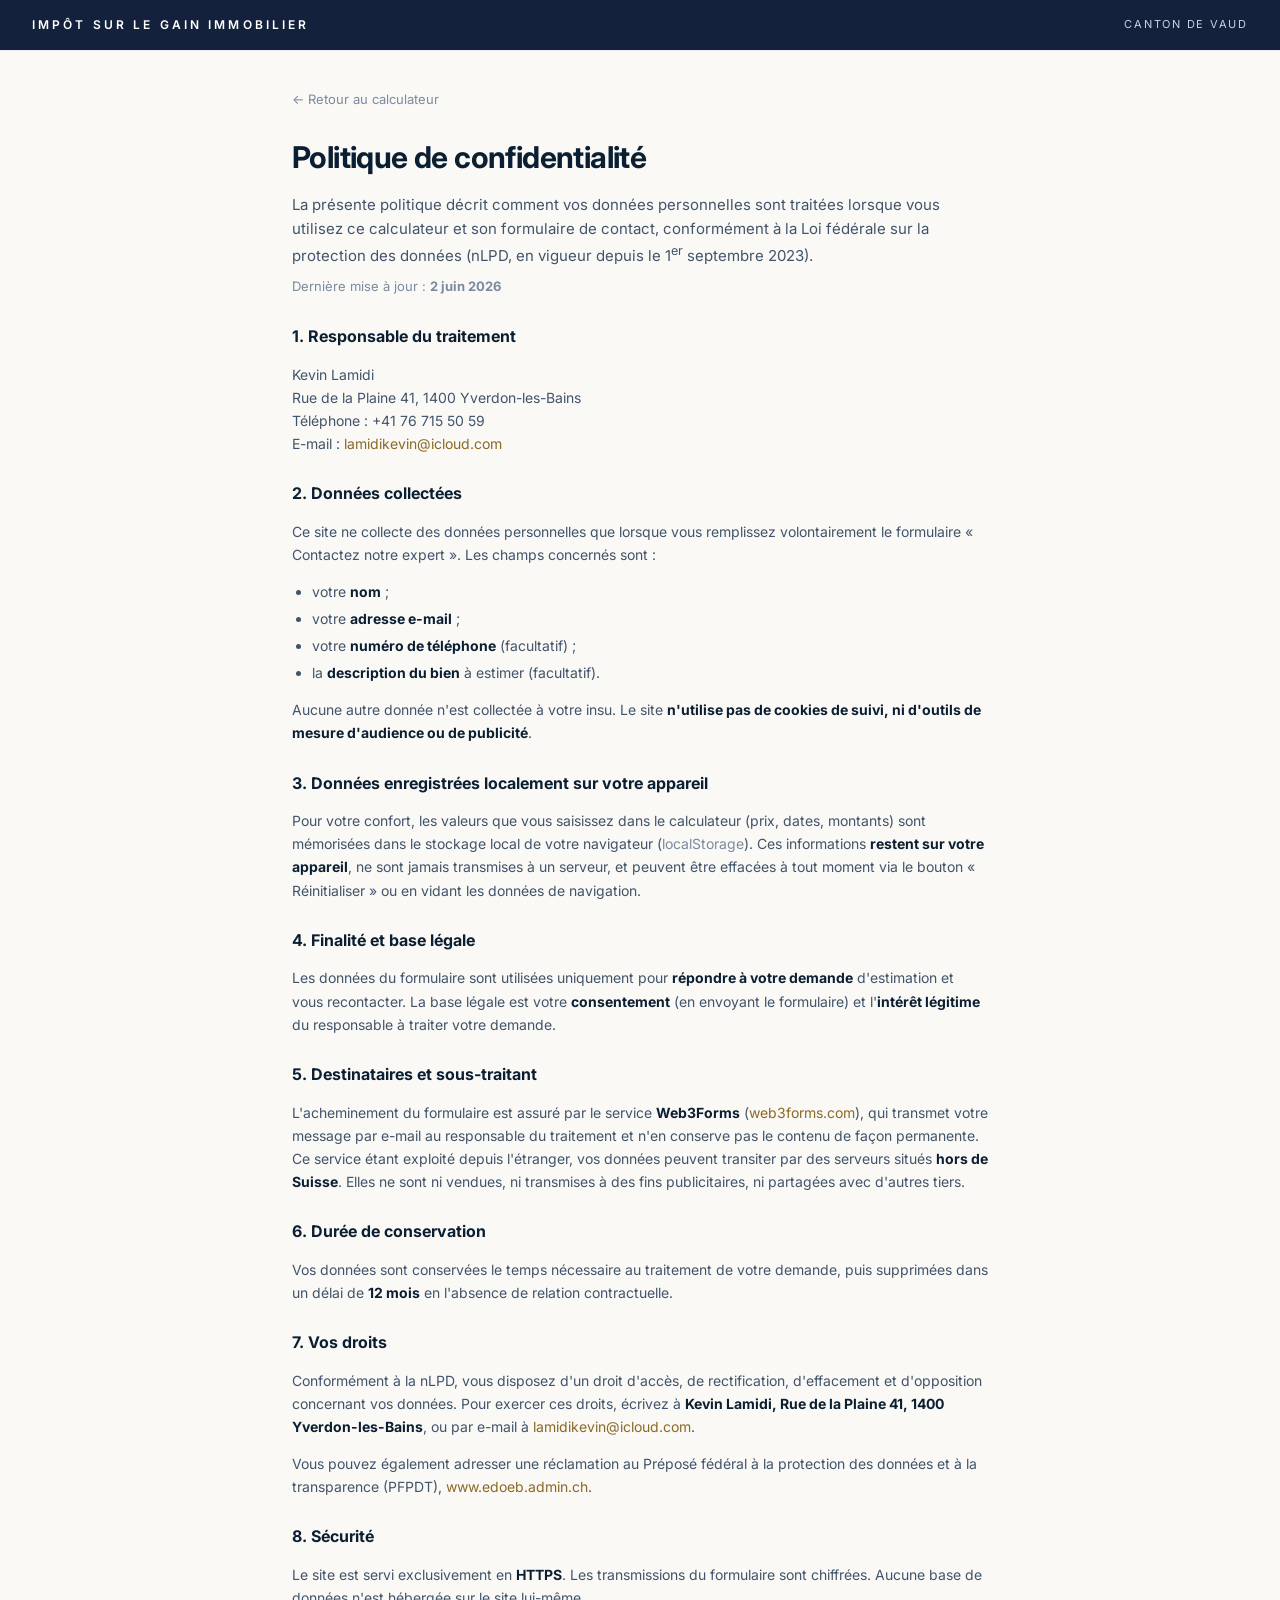
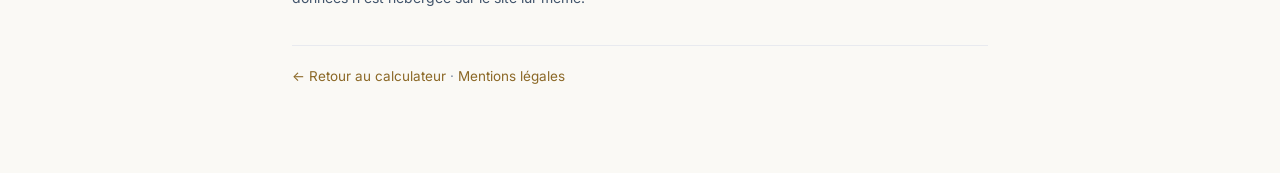
<file: confidentialite.html>
<!doctype html>
<html lang="fr">
<head>
<meta charset="utf-8" />
<meta name="viewport" content="width=device-width, initial-scale=1, viewport-fit=cover" />
<title>Politique de confidentialité — Calculateur IGI Vaud</title>
<meta name="robots" content="noindex" />
<link rel="preconnect" href="https://fonts.googleapis.com" />
<link rel="preconnect" href="https://fonts.gstatic.com" crossorigin />
<link href="https://fonts.googleapis.com/css2?family=Inter:wght@300;400;500;600;700;800&display=swap" rel="stylesheet" />
<link rel="stylesheet" href="styles.css" />
</head>
<body>

<header class="site-header">
  <div class="topbar">
    <div class="topbar-inner wrap">
      <div class="topbar-brand">Impôt sur le gain immobilier</div>
      <div class="topbar-meta">Canton de Vaud</div>
    </div>
  </div>
</header>

<main class="wrap legal-wrap">
  <a class="legal-back" href="index.html">← Retour au calculateur</a>

  <h1 class="legal-h1">Politique de confidentialité</h1>
  <p class="legal-lead">La présente politique décrit comment vos données personnelles sont traitées lorsque vous utilisez ce calculateur et son formulaire de contact, conformément à la Loi fédérale sur la protection des données (nLPD, en vigueur depuis le 1<sup>er</sup> septembre 2023).</p>
  <p class="legal-updated">Dernière mise à jour : <strong>2 juin 2026</strong></p>

  <section class="legal-sec">
    <h2>1. Responsable du traitement</h2>
    <p>
      Kevin Lamidi<br />
      Rue de la Plaine 41, 1400 Yverdon-les-Bains<br />
      Téléphone : +41 76 715 50 59<br />
      E-mail : <a href="mailto:lamidikevin@icloud.com">lamidikevin@icloud.com</a>
    </p>
  </section>

  <section class="legal-sec">
    <h2>2. Données collectées</h2>
    <p>Ce site ne collecte des données personnelles que lorsque vous remplissez volontairement le formulaire « Contactez notre expert ». Les champs concernés sont :</p>
    <ul>
      <li>votre <strong>nom</strong> ;</li>
      <li>votre <strong>adresse e-mail</strong> ;</li>
      <li>votre <strong>numéro de téléphone</strong> (facultatif) ;</li>
      <li>la <strong>description du bien</strong> à estimer (facultatif).</li>
    </ul>
    <p>Aucune autre donnée n'est collectée à votre insu. Le site <strong>n'utilise pas de cookies de suivi, ni d'outils de mesure d'audience ou de publicité</strong>.</p>
  </section>

  <section class="legal-sec">
    <h2>3. Données enregistrées localement sur votre appareil</h2>
    <p>Pour votre confort, les valeurs que vous saisissez dans le calculateur (prix, dates, montants) sont mémorisées dans le stockage local de votre navigateur (<em>localStorage</em>). Ces informations <strong>restent sur votre appareil</strong>, ne sont jamais transmises à un serveur, et peuvent être effacées à tout moment via le bouton « Réinitialiser » ou en vidant les données de navigation.</p>
  </section>

  <section class="legal-sec">
    <h2>4. Finalité et base légale</h2>
    <p>Les données du formulaire sont utilisées uniquement pour <strong>répondre à votre demande</strong> d'estimation et vous recontacter. La base légale est votre <strong>consentement</strong> (en envoyant le formulaire) et l'<strong>intérêt légitime</strong> du responsable à traiter votre demande.</p>
  </section>

  <section class="legal-sec">
    <h2>5. Destinataires et sous-traitant</h2>
    <p>L'acheminement du formulaire est assuré par le service <strong>Web3Forms</strong> (<a href="https://web3forms.com" target="_blank" rel="noopener">web3forms.com</a>), qui transmet votre message par e-mail au responsable du traitement et n'en conserve pas le contenu de façon permanente. Ce service étant exploité depuis l'étranger, vos données peuvent transiter par des serveurs situés <strong>hors de Suisse</strong>. Elles ne sont ni vendues, ni transmises à des fins publicitaires, ni partagées avec d'autres tiers.</p>
  </section>

  <section class="legal-sec">
    <h2>6. Durée de conservation</h2>
    <p>Vos données sont conservées le temps nécessaire au traitement de votre demande, puis supprimées dans un délai de <strong>12 mois</strong> en l'absence de relation contractuelle.</p>
  </section>

  <section class="legal-sec">
    <h2>7. Vos droits</h2>
    <p>Conformément à la nLPD, vous disposez d'un droit d'accès, de rectification, d'effacement et d'opposition concernant vos données. Pour exercer ces droits, écrivez à <strong>Kevin Lamidi, Rue de la Plaine 41, 1400 Yverdon-les-Bains</strong>, ou par e-mail à <a href="mailto:lamidikevin@icloud.com">lamidikevin@icloud.com</a>.</p>
    <p>Vous pouvez également adresser une réclamation au Préposé fédéral à la protection des données et à la transparence (PFPDT), <a href="https://www.edoeb.admin.ch" target="_blank" rel="noopener">www.edoeb.admin.ch</a>.</p>
  </section>

  <section class="legal-sec">
    <h2>8. Sécurité</h2>
    <p>Le site est servi exclusivement en <strong>HTTPS</strong>. Les transmissions du formulaire sont chiffrées. Aucune base de données n'est hébergée sur le site lui-même.</p>
  </section>

  <p class="legal-foot"><a href="index.html">← Retour au calculateur</a> · <a href="mentions-legales.html">Mentions légales</a></p>
</main>

</body>
</html>
</file>
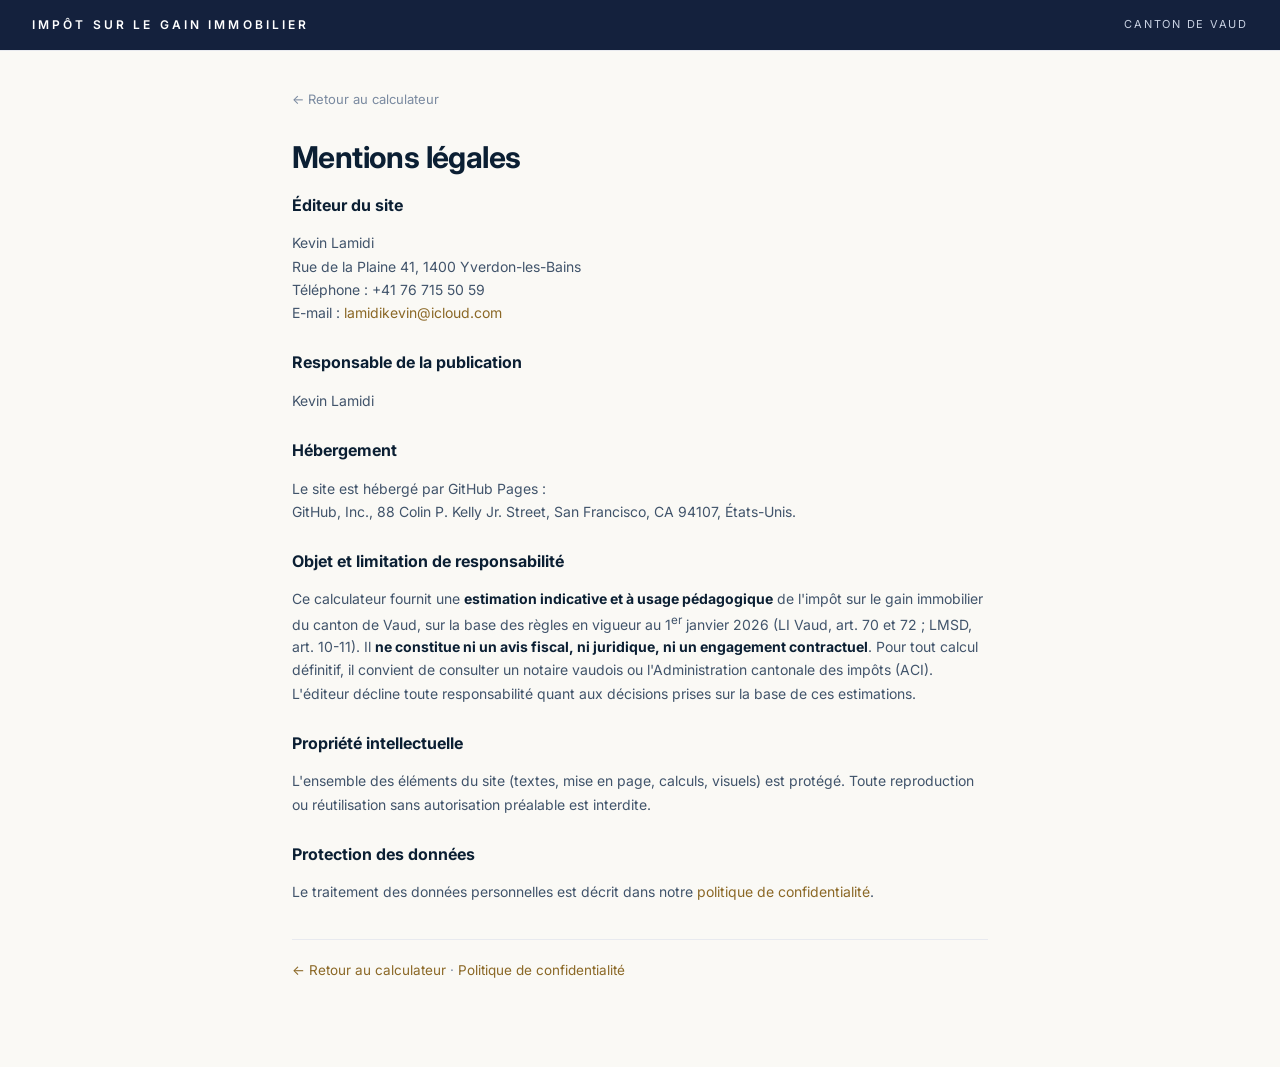
<file: mentions-legales.html>
<!doctype html>
<html lang="fr">
<head>
<meta charset="utf-8" />
<meta name="viewport" content="width=device-width, initial-scale=1, viewport-fit=cover" />
<title>Mentions légales — Calculateur IGI Vaud</title>
<meta name="robots" content="noindex" />
<link rel="preconnect" href="https://fonts.googleapis.com" />
<link rel="preconnect" href="https://fonts.gstatic.com" crossorigin />
<link href="https://fonts.googleapis.com/css2?family=Inter:wght@300;400;500;600;700;800&display=swap" rel="stylesheet" />
<link rel="stylesheet" href="styles.css" />
</head>
<body>

<header class="site-header">
  <div class="topbar">
    <div class="topbar-inner wrap">
      <div class="topbar-brand">Impôt sur le gain immobilier</div>
      <div class="topbar-meta">Canton de Vaud</div>
    </div>
  </div>
</header>

<main class="wrap legal-wrap">
  <a class="legal-back" href="index.html">← Retour au calculateur</a>

  <h1 class="legal-h1">Mentions légales</h1>

  <section class="legal-sec">
    <h2>Éditeur du site</h2>
    <p>
      Kevin Lamidi<br />
      Rue de la Plaine 41, 1400 Yverdon-les-Bains<br />
      Téléphone : +41 76 715 50 59<br />
      E-mail : <a href="mailto:lamidikevin@icloud.com">lamidikevin@icloud.com</a>
    </p>
  </section>

  <section class="legal-sec">
    <h2>Responsable de la publication</h2>
    <p>Kevin Lamidi</p>
  </section>

  <section class="legal-sec">
    <h2>Hébergement</h2>
    <p>
      Le site est hébergé par GitHub Pages :<br />
      GitHub, Inc., 88 Colin P. Kelly Jr. Street, San Francisco, CA 94107, États-Unis.
    </p>
  </section>

  <section class="legal-sec">
    <h2>Objet et limitation de responsabilité</h2>
    <p>Ce calculateur fournit une <strong>estimation indicative et à usage pédagogique</strong> de l'impôt sur le gain immobilier du canton de Vaud, sur la base des règles en vigueur au 1<sup>er</sup> janvier 2026 (LI Vaud, art. 70 et 72 ; LMSD, art. 10-11). Il <strong>ne constitue ni un avis fiscal, ni juridique, ni un engagement contractuel</strong>. Pour tout calcul définitif, il convient de consulter un notaire vaudois ou l'Administration cantonale des impôts (ACI). L'éditeur décline toute responsabilité quant aux décisions prises sur la base de ces estimations.</p>
  </section>

  <section class="legal-sec">
    <h2>Propriété intellectuelle</h2>
    <p>L'ensemble des éléments du site (textes, mise en page, calculs, visuels) est protégé. Toute reproduction ou réutilisation sans autorisation préalable est interdite.</p>
  </section>

  <section class="legal-sec">
    <h2>Protection des données</h2>
    <p>Le traitement des données personnelles est décrit dans notre <a href="confidentialite.html">politique de confidentialité</a>.</p>
  </section>

  <p class="legal-foot"><a href="index.html">← Retour au calculateur</a> · <a href="confidentialite.html">Politique de confidentialité</a></p>
</main>

</body>
</html>
</file>
<file: styles.css>
/* ============================================================
   IGI Vaud — Calculateur
   Design : clean modern, generous whitespace, navy + warm gold
   ============================================================ */

:root {
  /* palette — kept from previous version */
  --ink:        #0b1f33;
  --ink-soft:   #41546b;
  --muted:      #7a8aa0;
  --line:       #e8eaef;
  --line-soft:  #f1f2f6;
  --bg:         #faf9f5;
  --bg-card:    #ffffff;
  --bg-elev:    #fbfaf6;
  --accent:     #b48a47;
  --accent-dk:  #8b6826;
  --accent-soft:#f6ecd6;
  --blue:       #1f4f8a;
  --blue-soft:  #eaf1f9;
  --green:      #2b6a3f;
  --green-soft: #e6f1ea;
  --red:        #a8331f;
  --red-soft:   #faece8;
  --warn:       #a47214;
  --warn-soft:  #fbf3df;

  /* shadows — lighter than before */
  --shadow-1: 0 1px 2px rgba(11,31,51,.03);
  --shadow-2: 0 6px 22px -8px rgba(11,31,51,.08);
  --shadow-3: 0 20px 50px -22px rgba(11,31,51,.18);

  /* radii */
  --r-sm: 6px;
  --r:    10px;
  --r-lg: 14px;
  --r-xl: 22px;

  /* type */
  --serif: "Cormorant Garamond", Georgia, serif;
  --sans:  "Inter", -apple-system, BlinkMacSystemFont, "Segoe UI", Roboto, Helvetica, Arial, sans-serif;
}

/* ---------- base ---------- */
* { box-sizing: border-box; }
html, body { margin: 0; padding: 0; }
html { scroll-behavior: smooth; }
body {
  font-family: var(--sans);
  font-size: 15px;
  line-height: 1.55;
  color: var(--ink);
  background: var(--bg);
  -webkit-font-smoothing: antialiased;
  -moz-osx-font-smoothing: grayscale;
  text-rendering: optimizeLegibility;
}
a { color: var(--accent-dk); text-decoration: none; border-bottom: 1px solid transparent; transition: border-color .2s; }
a:hover { border-bottom-color: var(--accent); }
em { font-style: normal; color: var(--muted); font-weight: 400; }
button { font-family: inherit; cursor: pointer; }

.wrap {
  width: 100%;
  max-width: 1280px;
  margin: 0 auto;
  padding: 0 32px;
}

/* ---------- header ---------- */
.site-header {
  position: sticky;
  top: 0;
  z-index: 50;
  background: #fff;
  border-bottom: 1px solid var(--line);
}

/* Bandeau navy — repris du site d'estimation foncière */
.topbar {
  background: #14213d;
  color: #fff;
}
.topbar-inner {
  display: flex;
  align-items: center;
  justify-content: space-between;
  height: 50px;
  gap: 16px;
}
.topbar-brand {
  font-family: var(--sans);
  font-weight: 600;
  letter-spacing: .26em;
  text-transform: uppercase;
  font-size: 12px;
  color: #fff;
  white-space: nowrap;
  overflow: hidden;
  text-overflow: ellipsis;
}
.topbar-meta {
  font-size: 11px;
  letter-spacing: .16em;
  text-transform: uppercase;
  color: #c9d2e3;
  white-space: nowrap;
}

/* badges déplacés dans la barre d'onglets */
.tabs-badges {
  display: flex;
  gap: 8px;
  align-items: center;
  margin-left: auto;
  padding-left: 16px;
}
.badge, .badge-check {
  display: inline-flex;
  align-items: center;
  gap: 6px;
  font-size: 11px;
  font-weight: 600;
  padding: 6px 12px;
  border-radius: 999px;
  letter-spacing: .06em;
  text-transform: uppercase;
}
.badge {
  color: var(--accent-dk);
  background: var(--accent-soft);
  border: 1px solid #e7d8b6;
}
.badge-check {
  color: var(--green);
  background: var(--green-soft);
  border: 1px solid #cfe3d7;
  cursor: help;
}
.check-dot {
  width: 6px; height: 6px;
  border-radius: 50%;
  background: var(--green);
  box-shadow: 0 0 0 3px rgba(43,106,63,.18);
}

/* ---------- tabs ---------- */
.tabs {
  border-top: 1px solid var(--line-soft);
  background: #fff;
}
.tabs-wrap {
  display: flex;
  gap: 6px;
  position: relative;
  overflow-x: auto;
  scrollbar-width: none;
}
.tabs-wrap::-webkit-scrollbar { display: none; }

.tab {
  background: transparent;
  border: 0;
  padding: 16px 4px;
  margin-right: 30px;
  color: var(--muted);
  font-size: 14px;
  font-weight: 500;
  position: relative;
  white-space: nowrap;
  transition: color .2s;
}
.tab:hover { color: var(--ink-soft); }
.tab.is-active { color: var(--ink); font-weight: 600; }
.tab::after {
  content: "";
  position: absolute;
  left: 0; right: 0;
  bottom: -1px;
  height: 2px;
  background: var(--ink);
  transform: scaleX(0);
  transform-origin: left;
  transition: transform .3s cubic-bezier(.5,0,.2,1);
}
.tab.is-active::after { transform: scaleX(1); }

/* ---------- main / panels ---------- */
.main-content { padding: 40px 32px 72px; }

.panel { display: none; animation: fadein .35s ease; }
.panel.is-active { display: block; }

@keyframes fadein {
  from { opacity: 0; transform: translateY(4px); }
  to   { opacity: 1; transform: translateY(0); }
}

.panel-intro { margin-bottom: 32px; max-width: 800px; }
.panel-title {
  font-family: var(--sans);
  font-weight: 700;
  font-size: 32px;
  line-height: 1.15;
  letter-spacing: -.02em;
  margin: 0 0 8px;
  color: var(--ink);
}
.panel-sub {
  font-size: 14.5px;
  color: var(--ink-soft);
  margin: 0;
  max-width: 720px;
}

/* ---------- hero timeline (animation) ---------- */
.hero-tl {
  display: grid;
  grid-template-columns: 0.8fr 1.2fr;
  gap: 28px;
  align-items: center;
  background:
    radial-gradient(120% 140% at 100% 0%, rgba(180,138,71,.16) 0%, transparent 46%),
    linear-gradient(152deg, #11304e 0%, #0a1b2d 100%);
  border-radius: var(--r-lg);
  padding: 28px 34px;
  margin-bottom: 22px;
  color: #fff;
  box-shadow: var(--shadow-3);
  overflow: hidden;
  position: relative;
}
.hero-tl-copy { min-width: 0; }
.hero-tl-eyebrow {
  font-size: 11px;
  letter-spacing: .2em;
  text-transform: uppercase;
  color: var(--accent);
  font-weight: 700;
  margin-bottom: 10px;
}
.hero-tl-title {
  margin: 0 0 10px;
  font-family: var(--sans);
  font-weight: 700;
  font-size: 27px;
  line-height: 1.12;
  letter-spacing: -.02em;
  color: #fff;
}
.hero-tl-sub {
  margin: 0 0 18px;
  font-size: 13.5px;
  line-height: 1.55;
  color: rgba(255,255,255,.66);
  max-width: 360px;
}
.hero-tl-sub strong { color: #fff; font-weight: 600; }
.hero-tl-replay {
  display: inline-flex;
  align-items: center;
  gap: 7px;
  background: rgba(255,255,255,.08);
  border: 1px solid rgba(255,255,255,.16);
  color: rgba(255,255,255,.82);
  font-size: 12.5px;
  font-weight: 500;
  padding: 8px 14px;
  border-radius: 999px;
  transition: background .2s, border-color .2s, color .2s;
}
.hero-tl-replay:hover { background: rgba(255,255,255,.14); border-color: rgba(255,255,255,.3); color: #fff; }
.hero-tl-replay svg { transition: transform .5s ease; }
.hero-tl-replay:hover svg { transform: rotate(-180deg); }

.hero-tl-viz { position: relative; min-width: 0; }
.hero-tl-readout {
  position: absolute;
  top: 0;
  right: 6px;
  text-align: right;
  z-index: 2;
  pointer-events: none;
}
.hero-tl-rate {
  display: block;
  font-family: var(--sans);
  font-weight: 800;
  font-size: 40px;
  line-height: 1;
  letter-spacing: -.02em;
  font-variant-numeric: tabular-nums;
  color: var(--accent);
  text-shadow: 0 2px 18px rgba(180,138,71,.4);
}
.hero-tl-year {
  display: block;
  margin-top: 4px;
  font-size: 12px;
  color: rgba(255,255,255,.55);
  font-variant-numeric: tabular-nums;
}
#heroChart { width: 100%; height: 220px; display: block; overflow: visible; }

/* svg pieces */
.htl-grid { stroke: rgba(255,255,255,.08); stroke-width: 1; }
.htl-axis-label { fill: rgba(255,255,255,.4); font-size: 10px; font-family: var(--sans); }
.htl-rate-label { fill: rgba(255,255,255,.35); font-size: 9px; font-family: var(--sans); }
.htl-curve { fill: none; stroke: var(--accent); stroke-width: 2.4; stroke-linecap: round; stroke-linejoin: round; }
.htl-marker { fill: #fff; stroke: var(--accent); stroke-width: 3; filter: drop-shadow(0 2px 6px rgba(0,0,0,.3)); }
.htl-user-guide { stroke: rgba(255,255,255,.3); stroke-width: 1; stroke-dasharray: 3 3; }
.htl-user-dot { fill: var(--accent); stroke: #fff; stroke-width: 2.5; }
.htl-user-pulse { fill: var(--accent); opacity: .5; }
.htl-user-label { fill: #fff; font-size: 10.5px; font-weight: 600; font-family: var(--sans); }

@media (max-width: 880px) {
  .hero-tl { grid-template-columns: 1fr; gap: 18px; padding: 24px 22px; }
  .hero-tl-title { font-size: 23px; }
  .hero-tl-sub { max-width: none; }
  .hero-tl-rate { font-size: 34px; }
  #heroChart { height: 180px; }
}

/* ---------- layout ---------- */
.layout {
  display: grid;
  grid-template-columns: 1fr 380px;
  gap: 28px;
  align-items: start;
}
@media (max-width: 1080px) {
  .layout { grid-template-columns: 1fr; }
}

.form-col { display: flex; flex-direction: column; gap: 18px; }

/* ---------- card ---------- */
.card {
  background: var(--bg-card);
  border: 1px solid var(--line);
  border-radius: var(--r-lg);
  padding: 24px 26px;
  box-shadow: var(--shadow-1);
  transition: box-shadow .2s, border-color .2s;
}
.card:hover { border-color: #dde2eb; }

.card-head {
  display: flex;
  align-items: center;
  gap: 12px;
  margin-bottom: 18px;
  flex-wrap: wrap;
}
.card-step {
  font-family: var(--sans);
  font-size: 11px;
  font-weight: 700;
  color: var(--muted);
  letter-spacing: .14em;
  background: var(--bg-elev);
  border: 1px solid var(--line);
  padding: 3px 8px;
  border-radius: 4px;
}
.card-title {
  margin: 0;
  font-size: 17px;
  font-weight: 600;
  letter-spacing: -.005em;
  color: var(--ink);
}
.card-hint {
  font-size: 12px;
  color: var(--muted);
  font-weight: 400;
  margin-left: auto;
}
.card-help {
  font-size: 13px;
  color: var(--ink-soft);
  background: var(--bg-elev);
  border-left: 2px solid var(--accent);
  padding: 10px 14px;
  border-radius: 4px;
  margin: 0 0 18px;
  line-height: 1.5;
}
.card-help a { font-weight: 500; }

/* collapsible (details/summary) */
.card.collapsible { padding: 22px 26px; }
.card.collapsible summary {
  list-style: none;
  cursor: pointer;
  margin-bottom: 0;
  user-select: none;
}
.card.collapsible summary::-webkit-details-marker { display: none; }
.card.collapsible .chev {
  margin-left: 4px;
  color: var(--muted);
  transition: transform .25s;
}
.card.collapsible[open] .chev { transform: rotate(180deg); }
.card.collapsible[open] summary { margin-bottom: 18px; }
.card.collapsible > *:not(summary) { animation: fadein .25s ease; }

/* ---------- grids ---------- */
.grid { display: grid; gap: 16px 18px; }
.grid-2 { grid-template-columns: repeat(2, minmax(0, 1fr)); }
.grid-3 { grid-template-columns: repeat(3, minmax(0, 1fr)); }
@media (max-width: 720px) {
  .grid-2, .grid-3 { grid-template-columns: 1fr; }
}

/* ---------- field ---------- */
.field { display: flex; flex-direction: column; gap: 5px; min-width: 0; }
.field-label {
  font-size: 12px;
  font-weight: 500;
  color: var(--ink-soft);
  letter-spacing: .02em;
}
.field-label em {
  color: var(--muted);
  font-weight: 400;
  margin-left: 4px;
}

input[type="text"],
input[type="number"],
input[type="date"],
input[type="search"] {
  appearance: none;
  -webkit-appearance: none;
  width: 100%;
  height: 42px;
  padding: 0 14px;
  border: 1px solid var(--line);
  border-radius: var(--r);
  background: #fff;
  font-family: var(--sans);
  font-size: 14.5px;
  font-weight: 500;
  color: var(--ink);
  transition: border-color .2s, box-shadow .2s, background .2s;
}
input[type="date"] { color: var(--ink); font-weight: 500; }
input::placeholder { color: #c2cbd7; font-weight: 400; }
input:hover { border-color: #cdd4e0; }
input:focus {
  outline: none;
  border-color: var(--blue);
  box-shadow: 0 0 0 4px rgba(31,79,138,.10);
}
input.num { text-align: right; font-variant-numeric: tabular-nums; padding-right: 54px; }

.input-wrap { position: relative; }
.input-suffix {
  position: absolute;
  right: 14px;
  top: 50%;
  transform: translateY(-50%);
  font-size: 11.5px;
  color: var(--muted);
  font-weight: 500;
  letter-spacing: .04em;
  pointer-events: none;
}

/* readout inline (auto-calculated cell) */
.field.auto .readout-inline {
  height: 42px;
  display: flex;
  align-items: center;
  justify-content: flex-end;
  gap: 8px;
  padding: 0 14px;
  border: 1px dashed var(--line);
  border-radius: var(--r);
  background: var(--bg-elev);
  color: var(--ink);
  font-variant-numeric: tabular-nums;
  font-weight: 600;
  font-size: 14.5px;
}
.readout-inline .suffix {
  font-size: 11.5px;
  color: var(--muted);
  font-weight: 500;
}

/* pill = small inline result */
.pill {
  display: flex;
  align-items: center;
  justify-content: space-between;
  gap: 12px;
  padding: 12px 16px;
  margin-top: 18px;
  background: var(--bg-elev);
  border: 1px solid var(--line-soft);
  border-radius: var(--r);
}
.pill-label {
  font-size: 12px;
  color: var(--ink-soft);
  font-weight: 500;
}
.pill-value {
  font-weight: 600;
  color: var(--ink);
  font-variant-numeric: tabular-nums;
}
.pill.highlight {
  background: var(--accent-soft);
  border-color: #e7d8b6;
}
.pill.highlight .pill-value { color: var(--accent-dk); }
.pill-row {
  display: grid;
  gap: 8px;
  margin-top: 16px;
}

/* totals — minimal */
.card-total {
  display: flex;
  align-items: center;
  justify-content: space-between;
  margin-top: 18px;
  padding: 14px 18px;
  background: var(--ink);
  color: #fff;
  border-radius: var(--r);
  font-size: 13px;
  letter-spacing: .04em;
  text-transform: uppercase;
  font-weight: 500;
}
.card-total strong {
  font-family: var(--sans);
  font-size: 18px;
  font-weight: 700;
  letter-spacing: -.005em;
  text-transform: none;
  font-variant-numeric: tabular-nums;
}

/* ---------- occupation choice (refonte) ---------- */
.occ-choice {
  display: grid;
  grid-template-columns: repeat(3, 1fr);
  gap: 10px;
  margin-bottom: 18px;
}
.occ-btn {
  background: #fff;
  border: 1.5px solid var(--line);
  border-radius: var(--r);
  padding: 16px 14px;
  display: flex;
  flex-direction: column;
  align-items: flex-start;
  gap: 6px;
  transition: all .2s;
  color: var(--ink-soft);
}
.occ-btn:hover { border-color: #cdd4e0; background: var(--bg-elev); color: var(--ink); }
.occ-btn.is-active {
  border-color: var(--ink);
  background: var(--ink);
  color: #fff;
  box-shadow: var(--shadow-2);
}
.occ-icon {
  display: inline-flex;
  width: 36px; height: 36px;
  border-radius: 8px;
  background: var(--bg-elev);
  align-items: center;
  justify-content: center;
  color: var(--ink);
  margin-bottom: 4px;
}
.occ-btn.is-active .occ-icon {
  background: rgba(255,255,255,.10);
  color: var(--accent);
}
.occ-name { font-weight: 600; font-size: 14px; }
.occ-meta { font-size: 11.5px; color: var(--muted); letter-spacing: .02em; }
.occ-btn.is-active .occ-meta { color: rgba(255,255,255,.6); }
@media (max-width: 600px) {
  .occ-choice { grid-template-columns: 1fr; }
}

.occ-detail {
  margin-bottom: 16px;
}
.occ-explain {
  font-size: 13.5px;
  color: var(--ink-soft);
  background: var(--bg-elev);
  border: 1px solid var(--line-soft);
  border-radius: var(--r);
  padding: 14px 16px;
  margin: 0;
  line-height: 1.55;
}

/* ---------- slider mixte ---------- */
.slider-block {
  background: var(--bg-elev);
  border: 1px solid var(--line-soft);
  border-radius: var(--r);
  padding: 18px 18px 16px;
}
.slider-prompt {
  font-size: 13.5px;
  color: var(--ink-soft);
  margin-bottom: 14px;
}
.slider-prompt strong { color: var(--ink); font-weight: 600; }
.slider-track-wrap {
  position: relative;
  height: 32px;
  display: flex;
  align-items: center;
}
input[type="range"] {
  -webkit-appearance: none;
  appearance: none;
  width: 100%;
  height: 8px;
  border-radius: 999px;
  background: transparent;
  cursor: pointer;
}
input[type="range"]::-webkit-slider-runnable-track {
  height: 8px;
  border-radius: 999px;
  background: linear-gradient(to right,
    var(--accent) 0%,
    var(--accent) var(--slider-pct, 0%),
    #d8dde6 var(--slider-pct, 0%),
    #d8dde6 100%);
}
input[type="range"]::-moz-range-track {
  height: 8px;
  border-radius: 999px;
  background: #d8dde6;
}
input[type="range"]::-moz-range-progress {
  height: 8px;
  border-radius: 999px;
  background: var(--accent);
}
input[type="range"]::-webkit-slider-thumb {
  -webkit-appearance: none;
  appearance: none;
  width: 22px; height: 22px;
  border-radius: 50%;
  background: #fff;
  border: 2px solid var(--ink);
  margin-top: -7px;
  cursor: grab;
  box-shadow: 0 2px 6px rgba(11,31,51,.18);
  transition: transform .15s;
}
input[type="range"]::-webkit-slider-thumb:hover { transform: scale(1.1); }
input[type="range"]::-webkit-slider-thumb:active { cursor: grabbing; transform: scale(1.05); }
input[type="range"]::-moz-range-thumb {
  width: 22px; height: 22px;
  border-radius: 50%;
  background: #fff;
  border: 2px solid var(--ink);
  cursor: grab;
  box-shadow: 0 2px 6px rgba(11,31,51,.18);
}
input[type="range"]:focus { outline: none; }
input[type="range"]:focus::-webkit-slider-thumb {
  box-shadow: 0 0 0 6px rgba(180,138,71,.18), 0 2px 6px rgba(11,31,51,.18);
}

.slider-readout {
  display: flex;
  justify-content: space-between;
  margin-top: 12px;
  gap: 12px;
}
.slider-leg {
  display: flex;
  flex-direction: column;
  align-items: flex-start;
}
.slider-leg.secondaire { align-items: flex-end; text-align: right; }
.leg-num {
  font-size: 22px;
  font-weight: 700;
  color: var(--ink);
  font-variant-numeric: tabular-nums;
  line-height: 1;
}
.slider-leg.principale .leg-num { color: var(--accent-dk); }
.leg-lbl {
  font-size: 11.5px;
  color: var(--muted);
  margin-top: 4px;
  letter-spacing: .02em;
}

/* ---------- RESULTS column ---------- */
.result-col { position: relative; }
.result-sticky {
  position: sticky;
  top: 132px;
  display: flex;
  flex-direction: column;
  gap: 14px;
}
@media (max-width: 1080px) {
  .result-sticky { position: static; }
}

.result-hero {
  background: linear-gradient(155deg, #11304e 0%, #0a1b2d 100%);
  color: #fff;
  border-radius: var(--r-lg);
  padding: 26px 28px 24px;
  box-shadow: var(--shadow-3);
  overflow: hidden;
  position: relative;
}
.result-hero::after {
  content: "";
  position: absolute;
  top: -40%; right: -20%;
  width: 320px; height: 320px;
  background: radial-gradient(circle, rgba(180,138,71,.20) 0%, transparent 70%);
  pointer-events: none;
}
.result-eyebrow {
  font-size: 11px;
  letter-spacing: .2em;
  text-transform: uppercase;
  color: var(--accent);
  font-weight: 700;
  margin-bottom: 6px;
}
.result-amount {
  /* readable, modern: sans-serif tabular-nums, slightly loose for apostrophes */
  font-family: var(--sans);
  font-weight: 700;
  font-size: 40px;
  line-height: 1.1;
  letter-spacing: -.01em;
  font-variant-numeric: tabular-nums;
  font-feature-settings: "tnum", "lnum";
  color: #fff;
  word-spacing: -0.04em;
}
.result-foot {
  margin-top: 8px;
  font-size: 12.5px;
  color: rgba(255,255,255,.62);
  line-height: 1.45;
}

.result-card {
  background: #fff;
  border: 1px solid var(--line);
  border-radius: var(--r-lg);
  padding: 18px 22px;
  box-shadow: var(--shadow-1);
}

.result-title {
  font-family: var(--sans);
  font-size: 12px;
  font-weight: 700;
  letter-spacing: .14em;
  text-transform: uppercase;
  color: var(--muted);
  margin: 0 0 12px;
  padding-bottom: 10px;
  border-bottom: 1px solid var(--line-soft);
}

/* key-value tables */
.kv {
  width: 100%;
  border-collapse: collapse;
  font-size: 13px;
}
.kv td {
  padding: 6px 0;
  color: var(--ink-soft);
  vertical-align: top;
}
.kv td.num {
  text-align: right;
  font-variant-numeric: tabular-nums;
  color: var(--ink);
  white-space: nowrap;
}
.kv tr.sep td {
  border-top: 1px solid var(--line-soft);
  padding-top: 9px;
  color: var(--ink);
}

/* tips */
.tips { list-style: none; padding: 0; margin: 0; display: flex; flex-direction: column; gap: 14px; }
.tips li {
  font-size: 13px;
  color: var(--ink-soft);
  line-height: 1.5;
}
.tips strong {
  display: block;
  color: var(--ink);
  font-size: 12.5px;
  font-weight: 600;
  margin-bottom: 2px;
}
.tips div { color: var(--muted); font-size: 12.5px; }

.disclaimer {
  font-size: 11.5px;
  color: var(--muted);
  line-height: 1.5;
  margin: 0;
  padding: 0 4px;
}

.reset-btn {
  background: transparent;
  border: 1px solid var(--line);
  border-radius: var(--r);
  padding: 10px 14px;
  font-size: 13px;
  color: var(--ink-soft);
  font-weight: 500;
  transition: all .2s;
}
.reset-btn:hover {
  background: var(--ink);
  color: #fff;
  border-color: var(--ink);
}

/* ---------- BARÈME ---------- */
.bareme-wrap {
  display: grid;
  grid-template-columns: 1.1fr 1fr;
  gap: 28px;
  align-items: start;
}
@media (max-width: 1000px) {
  .bareme-wrap { grid-template-columns: 1fr; }
}
.bareme-table {
  width: 100%;
  border-collapse: collapse;
  background: #fff;
  border: 1px solid var(--line);
  border-radius: var(--r-lg);
  overflow: hidden;
  box-shadow: var(--shadow-1);
  font-size: 13.5px;
}
.bareme-table th {
  background: var(--bg-elev);
  color: var(--ink-soft);
  text-align: left;
  padding: 13px 18px;
  font-weight: 600;
  font-size: 11px;
  letter-spacing: .12em;
  text-transform: uppercase;
  border-bottom: 1px solid var(--line);
}
.bareme-table th:last-child { text-align: right; }
.bareme-table td {
  padding: 10px 18px;
  border-top: 1px solid var(--line-soft);
}
.bareme-table tr:first-child td { border-top: 0; }
.bareme-table td:first-child {
  font-variant-numeric: tabular-nums;
  font-weight: 600;
  color: var(--ink);
  width: 100px;
}
.bareme-table td:nth-child(2) { color: var(--muted); }
.bareme-table td:last-child {
  text-align: right;
  font-weight: 600;
  font-variant-numeric: tabular-nums;
  color: var(--ink);
}
.bareme-table tr:hover td { background: var(--bg-elev); }
.bareme-table tr.floor td { background: var(--accent-soft) !important; color: var(--accent-dk); font-weight: 600; }
.bareme-table tr.floor td:first-child { color: var(--accent-dk); }

.bareme-side {
  display: flex;
  flex-direction: column;
  gap: 16px;
}
.bareme-chart {
  background: #fff;
  border: 1px solid var(--line);
  border-radius: var(--r-lg);
  padding: 20px;
  box-shadow: var(--shadow-1);
}
.chart-title {
  font-size: 11px;
  color: var(--muted);
  letter-spacing: .12em;
  text-transform: uppercase;
  font-weight: 700;
  margin-bottom: 14px;
}
#rateChart { width: 100%; height: 220px; display: block; }
.bareme-source {
  font-size: 12.5px;
  color: var(--ink-soft);
  padding: 12px 16px;
  background: var(--bg-elev);
  border-radius: var(--r);
  border: 1px solid var(--line-soft);
  line-height: 1.5;
}

/* ---------- GUIDE — modernized ---------- */
.guide-toolbar {
  display: flex;
  align-items: center;
  justify-content: space-between;
  gap: 14px;
  margin-bottom: 22px;
  flex-wrap: wrap;
}
.search-wrap {
  position: relative;
  flex: 1;
  min-width: 220px;
  max-width: 480px;
}
.search-wrap svg {
  position: absolute;
  left: 14px;
  top: 50%;
  transform: translateY(-50%);
  color: var(--muted);
  pointer-events: none;
}
.search-wrap input[type="search"] {
  padding-left: 40px;
  background: #fff;
}
.filter-chips {
  display: flex;
  gap: 6px;
  background: var(--bg-elev);
  padding: 4px;
  border-radius: 999px;
  border: 1px solid var(--line-soft);
}
.chip {
  background: transparent;
  border: 0;
  font-size: 13px;
  font-weight: 500;
  color: var(--ink-soft);
  padding: 8px 14px;
  border-radius: 999px;
  transition: all .2s;
}
.chip:hover { color: var(--ink); }
.chip.is-active {
  background: #fff;
  color: var(--ink);
  font-weight: 600;
  box-shadow: var(--shadow-2);
}

.guide-list-unified {
  display: grid;
  grid-template-columns: repeat(2, 1fr);
  gap: 10px;
}
@media (max-width: 820px) {
  .guide-list-unified { grid-template-columns: 1fr; }
}
.g-item {
  display: grid;
  grid-template-columns: 38px 1fr auto;
  align-items: center;
  gap: 12px;
  padding: 14px 16px;
  border: 1px solid var(--line);
  border-radius: var(--r);
  background: #fff;
  transition: all .2s;
}
.g-item:hover {
  border-color: var(--ink);
  transform: translateY(-1px);
  box-shadow: var(--shadow-2);
}
.g-item.is-no { background: #fff; }
.g-item .g-mark {
  width: 28px; height: 28px;
  border-radius: 50%;
  display: grid; place-items: center;
  flex-shrink: 0;
}
.g-item.is-yes .g-mark { background: var(--green-soft); color: var(--green); }
.g-item.is-yes-partial .g-mark { background: #fff5e0; color: #92671b; }
.g-item.is-no .g-mark { background: var(--red-soft); color: var(--red); }
.g-body { min-width: 0; }
.g-title {
  font-size: 14px;
  font-weight: 600;
  color: var(--ink);
  line-height: 1.3;
}
.g-note {
  font-size: 12px;
  color: var(--muted);
  margin-top: 2px;
  line-height: 1.4;
}
.g-tag {
  font-size: 10.5px;
  font-weight: 700;
  letter-spacing: .1em;
  padding: 4px 8px;
  border-radius: 4px;
  white-space: nowrap;
}
.g-item.is-yes .g-tag { background: var(--green-soft); color: var(--green); }
.g-item.is-yes-partial .g-tag { background: #fff5e0; color: #92671b; }
.g-item.is-no .g-tag { background: var(--red-soft); color: var(--red); }

.g-empty {
  grid-column: 1 / -1;
  text-align: center;
  color: var(--muted);
  font-size: 14px;
  padding: 40px 20px;
  background: var(--bg-elev);
  border-radius: var(--r);
  border: 1px dashed var(--line);
}

.guide-source {
  font-size: 12.5px;
  color: var(--ink-soft);
  line-height: 1.5;
  padding: 14px 18px;
  background: var(--bg-elev);
  border-left: 2px solid var(--accent);
  border-radius: 6px;
  margin-top: 24px;
}

/* ---------- CTA contact ---------- */
.cta-card {
  position: relative;
  overflow: hidden;
  border-radius: var(--r-lg);
  padding: 22px 24px;
  background: linear-gradient(155deg, #1b3a5b 0%, #11304e 55%, #0a1b2d 100%);
  color: #fff;
  box-shadow: var(--shadow-2);
}
.cta-glow {
  position: absolute;
  top: -50%; right: -30%;
  width: 280px; height: 280px;
  background: radial-gradient(circle, rgba(180,138,71,.34) 0%, transparent 68%);
  pointer-events: none;
}
.cta-body { position: relative; }
.cta-kicker {
  font-size: 11px;
  letter-spacing: .14em;
  text-transform: uppercase;
  font-weight: 700;
  color: var(--accent);
  margin-bottom: 8px;
}
.cta-title {
  margin: 0 0 6px;
  font-size: 18px;
  font-weight: 700;
  line-height: 1.25;
  letter-spacing: -.01em;
  color: #fff;
}
.cta-sub {
  margin: 0 0 16px;
  font-size: 12.5px;
  line-height: 1.5;
  color: rgba(255,255,255,.66);
}
.cta-btn {
  display: inline-flex;
  align-items: center;
  gap: 8px;
  background: var(--accent);
  color: #1a1205;
  border: 0;
  border-radius: var(--r);
  padding: 11px 18px;
  font-size: 13.5px;
  font-weight: 600;
  letter-spacing: .01em;
  transition: transform .15s, box-shadow .2s, background .2s;
  box-shadow: 0 6px 18px -6px rgba(180,138,71,.7);
}
.cta-btn svg { transition: transform .2s; }
.cta-btn:hover {
  background: #c79a52;
  transform: translateY(-1px);
  box-shadow: 0 10px 24px -8px rgba(180,138,71,.85);
}
.cta-btn:hover svg { transform: translateX(3px); }

/* ---------- profil expert (confiance) ---------- */
.expert-mini {
  display: flex;
  align-items: center;
  gap: 12px;
  margin: 0 0 16px;
  padding-top: 14px;
  border-top: 1px solid rgba(255,255,255,.12);
}
.expert-photo {
  width: 46px; height: 46px;
  border-radius: 50%;
  object-fit: cover;
  border: 2px solid rgba(255,255,255,.22);
  background: #1b3a5b;
  flex-shrink: 0;
}
.expert-photo.lg { width: 58px; height: 58px; border-color: var(--line); }
.expert-photo.is-fallback {
  background: #1b3a5b url("data:image/svg+xml,%3Csvg xmlns='http://www.w3.org/2000/svg' viewBox='0 0 24 24' fill='%23ffffff' fill-opacity='0.66'%3E%3Cpath d='M12 12a5 5 0 1 0 0-10 5 5 0 0 0 0 10zm0 2c-5 0-9 2.5-9 6v2h18v-2c0-3.5-4-6-9-6z'/%3E%3C/svg%3E") center/64% no-repeat;
}
.modal-expert .expert-photo.is-fallback { background-color: var(--ink); }
.expert-id { display: flex; flex-direction: column; min-width: 0; }
.expert-name { font-weight: 600; font-size: 14px; line-height: 1.3; }
.expert-role { font-size: 12px; line-height: 1.3; }
.cta-card .expert-name { color: #fff; }
.cta-card .expert-role { color: rgba(255,255,255,.62); }

.modal-expert {
  display: flex;
  align-items: center;
  gap: 14px;
  margin-bottom: 16px;
  padding-bottom: 16px;
  border-bottom: 1px solid var(--line-soft);
}
.modal-expert .expert-name { color: var(--ink); font-size: 15px; }
.modal-expert .expert-role { color: var(--muted); }
.modal-expert .modal-kicker { margin-bottom: 3px; }

/* ---------- modale contact ---------- */
.modal-overlay {
  position: fixed;
  inset: 0;
  z-index: 100;
  display: flex;
  align-items: center;
  justify-content: center;
  padding: 24px;
  background: rgba(8, 18, 30, .55);
  backdrop-filter: blur(4px);
  -webkit-backdrop-filter: blur(4px);
  animation: overlayIn .2s ease;
}
.modal-overlay[hidden] { display: none; }
@keyframes overlayIn { from { opacity: 0; } to { opacity: 1; } }

.modal {
  position: relative;
  width: 100%;
  max-width: 460px;
  max-height: calc(100vh - 48px);
  overflow-y: auto;
  background: #fff;
  border-radius: var(--r-lg);
  padding: 30px 30px 26px;
  box-shadow: var(--shadow-3);
  animation: modalIn .28s cubic-bezier(.2,.7,.2,1);
}
@keyframes modalIn {
  from { opacity: 0; transform: translateY(14px) scale(.98); }
  to   { opacity: 1; transform: none; }
}
.modal-close {
  position: absolute;
  top: 14px; right: 14px;
  width: 34px; height: 34px;
  display: grid; place-items: center;
  background: var(--bg-elev);
  border: 1px solid var(--line);
  border-radius: 8px;
  color: var(--ink-soft);
  transition: background .2s, color .2s;
}
.modal-close:hover { background: var(--ink); color: #fff; border-color: var(--ink); }

.modal-head { margin-bottom: 20px; padding-right: 30px; }
.modal-kicker {
  font-size: 11px;
  letter-spacing: .14em;
  text-transform: uppercase;
  font-weight: 700;
  color: var(--accent-dk);
  margin-bottom: 8px;
}
.modal-title {
  margin: 0 0 6px;
  font-family: var(--sans);
  font-size: 24px;
  font-weight: 700;
  letter-spacing: -.02em;
  color: var(--ink);
}
.modal-sub {
  margin: 0;
  font-size: 13.5px;
  line-height: 1.5;
  color: var(--ink-soft);
}

.contact-form { display: flex; flex-direction: column; gap: 14px; }
.hp { position: absolute !important; left: -9999px; opacity: 0; height: 0; width: 0; }
.cf-row { display: grid; grid-template-columns: 1fr 1fr; gap: 14px; }
@media (max-width: 480px) { .cf-row { grid-template-columns: 1fr; } }
.cf-field { display: flex; flex-direction: column; gap: 5px; }
.cf-field label {
  font-size: 12px;
  font-weight: 500;
  color: var(--ink-soft);
}
.cf-field .req { color: var(--accent-dk); }
.contact-form input,
.contact-form textarea {
  width: 100%;
  border: 1px solid var(--line);
  border-radius: var(--r);
  padding: 11px 14px;
  font-family: var(--sans);
  font-size: 14.5px;
  color: var(--ink);
  background: #fff;
  transition: border-color .2s, box-shadow .2s;
}
.contact-form textarea { resize: vertical; min-height: 76px; }
.contact-form input:focus,
.contact-form textarea:focus {
  outline: none;
  border-color: var(--blue);
  box-shadow: 0 0 0 4px rgba(31,79,138,.10);
}
.contact-form input:invalid:not(:placeholder-shown) { border-color: var(--red); }

.cf-submit {
  margin-top: 4px;
  background: var(--ink);
  color: #fff;
  border: 0;
  border-radius: var(--r);
  padding: 13px 18px;
  font-size: 14.5px;
  font-weight: 600;
  transition: background .2s, transform .15s;
}
.cf-submit:hover { background: #16334f; transform: translateY(-1px); }
.cf-submit:disabled { opacity: .6; cursor: progress; transform: none; }

.cf-status {
  font-size: 13px;
  line-height: 1.45;
  padding: 0;
  display: none;
}
.cf-status.show { display: block; padding: 11px 14px; border-radius: var(--r); }
.cf-status.ok {
  background: var(--green-soft);
  color: var(--green);
  border: 1px solid #cfe3d7;
}
.cf-status.err {
  background: var(--red-soft);
  color: var(--red);
  border: 1px solid #eccfc8;
}
.cf-privacy {
  margin: 0;
  font-size: 11px;
  color: var(--muted);
  text-align: center;
  line-height: 1.4;
}

/* ---------- pages légales ---------- */
.legal-wrap {
  max-width: 760px;
  padding-top: 36px;
  padding-bottom: 72px;
}
.legal-back {
  display: inline-block;
  font-size: 13px;
  color: var(--muted);
  margin-bottom: 24px;
}
.legal-back:hover { color: var(--ink); border-bottom-color: transparent; }
.legal-h1 {
  font-size: 30px;
  font-weight: 700;
  letter-spacing: -.02em;
  margin: 0 0 12px;
  color: var(--ink);
}
.legal-lead { font-size: 15px; color: var(--ink-soft); margin: 0 0 8px; line-height: 1.6; }
.legal-updated { font-size: 13px; color: var(--muted); margin: 0 0 28px; }
.legal-sec { margin-bottom: 26px; }
.legal-sec h2 {
  font-size: 16px;
  font-weight: 700;
  color: var(--ink);
  margin: 0 0 8px;
}
.legal-sec p, .legal-sec li { font-size: 14px; color: var(--ink-soft); line-height: 1.65; }
.legal-sec ul { margin: 8px 0; padding-left: 20px; }
.legal-sec li { margin-bottom: 4px; }
.legal-sec strong { color: var(--ink); }
.legal-foot {
  margin-top: 36px;
  padding-top: 20px;
  border-top: 1px solid var(--line);
  font-size: 13.5px;
  color: var(--muted);
}

.footer-links { display: flex; gap: 16px; }
.footer-links a { color: var(--ink-soft); font-size: 12px; }
.footer-links a:hover { color: var(--ink); }

/* ---------- footer ---------- */
.site-footer {
  border-top: 1px solid var(--line);
  background: #fff;
  margin-top: 64px;
}
.footer-wrap {
  display: flex;
  align-items: center;
  justify-content: space-between;
  padding: 20px 32px;
  font-size: 12px;
  color: var(--muted);
  gap: 24px;
  flex-wrap: wrap;
}

/* ---------- mobile ---------- */
@media (max-width: 720px) {
  .wrap { padding: 0 18px; }
  .topbar-inner { height: 44px; }
  .topbar-brand { font-size: 10.5px; letter-spacing: .18em; }
  .topbar-meta { font-size: 10px; letter-spacing: .12em; }
  .tabs-badges { display: none; }
  .tab { padding: 13px 0; margin-right: 22px; font-size: 13px; }
  .main-content { padding: 24px 0 48px; }
  .panel-title { font-size: 26px; }
  .panel-sub { font-size: 13.5px; }
  .card { padding: 20px 18px; border-radius: 12px; }
  .card-head { margin-bottom: 14px; }
  .card-title { font-size: 16px; }
  .result-amount { font-size: 34px; }
  .leg-num { font-size: 19px; }
  .footer-wrap { padding: 16px 18px; flex-direction: column; align-items: flex-start; gap: 6px; font-size: 11.5px; }
  .guide-toolbar { flex-direction: column; align-items: stretch; }
  .filter-chips { align-self: stretch; justify-content: center; }
}

/* ---------- bouton PDF ---------- */
.pdf-btn {
  display: flex;
  align-items: center;
  justify-content: center;
  gap: 8px;
  width: 100%;
  background: #fff;
  border: 1px solid var(--line);
  border-radius: var(--r);
  padding: 12px 16px;
  font-size: 13.5px;
  font-weight: 600;
  color: var(--ink);
  transition: border-color .2s, background .2s, transform .15s;
}
.pdf-btn:hover { border-color: var(--ink); background: var(--bg-elev); transform: translateY(-1px); }
.pdf-btn svg { color: var(--accent-dk); flex-shrink: 0; }

/* ---------- récapitulatif PDF (impression) ---------- */
.pdf-report { display: none; }
.pdfr { font-family: var(--sans); color: #16202c; font-size: 11pt; line-height: 1.5; }
.pdfr-head {
  display: flex; justify-content: space-between; align-items: flex-start;
  border-bottom: 2px solid #14213d; padding-bottom: 12px; margin-bottom: 16px;
}
.pdfr-brand { display: flex; gap: 12px; align-items: center; }
.pdfr-logo {
  width: 42px; height: 42px; border-radius: 6px; background: #14213d; color: #fff;
  display: flex; align-items: center; justify-content: center;
  font-weight: 700; font-size: 13px; letter-spacing: .04em;
}
.pdfr-title { font-size: 15pt; font-weight: 700; color: #14213d; line-height: 1.15; }
.pdfr-sub { font-size: 8.5pt; color: #6a7686; letter-spacing: .06em; text-transform: uppercase; margin-top: 2px; }
.pdfr-meta { text-align: right; font-size: 9pt; color: #6a7686; }
.pdfr-expert { font-weight: 700; color: #16202c; margin-top: 4px; }
.pdfr h2 { font-size: 12pt; color: #14213d; margin: 18px 0 8px; }
.pdfr-table { width: 100%; border-collapse: collapse; font-size: 10.5pt; }
.pdfr-table td { padding: 5px 0; border-bottom: 1px solid #eceef2; }
.pdfr-table td.num { text-align: right; font-variant-numeric: tabular-nums; white-space: nowrap; }
.pdfr-table tr.total td { border-top: 1.5px solid #14213d; border-bottom: none; font-weight: 700; padding-top: 7px; }
.pdfr-table tr.result td { border-top: 2px solid #b08d57; font-size: 12.5pt; font-weight: 700; color: #14213d; padding-top: 8px; }
.pdfr-empty { color: #6a7686; font-style: italic; }
.pdfr-edu ul { margin: 0; padding-left: 18px; }
.pdfr-edu li { margin-bottom: 6px; }
.pdfr-foot { margin-top: 22px; }
.pdfr-cta {
  background: #f6ecd6; border-left: 3px solid #b08d57; color: #14213d;
  padding: 10px 14px; font-weight: 600; border-radius: 3px; margin-bottom: 10px;
}
.pdfr-contact { font-size: 10pt; color: #16202c; margin-bottom: 8px; font-weight: 500; }
.pdfr-disclaimer { font-size: 8pt; color: #9099a6; line-height: 1.45; }

/* ---------- print ---------- */
@media print {
  body > *:not(#pdfReport) { display: none !important; }
  #pdfReport { display: block !important; }
  html, body { background: #fff; }
  @page { margin: 15mm; }
}
</file>
<file: igi-vaud-site/styles.css>
/* ============================================================
   IGI Vaud — Calculateur professionnel
   Design language : refined editorial / luxury real-estate
   ============================================================ */

:root {
  /* palette */
  --ink:        #0b1f33;   /* deep navy — primary text */
  --ink-soft:   #41546b;
  --muted:      #7a8aa0;
  --line:       #e5e8ee;
  --line-soft:  #eef0f4;
  --bg:         #f6f4ef;   /* warm ivory */
  --bg-card:    #ffffff;
  --bg-elev:    #fbfaf6;
  --accent:     #b48a47;   /* warm gold */
  --accent-dk:  #97712f;
  --accent-soft:#f3ead8;
  --blue:       #1f4f8a;   /* "input cells" */
  --blue-soft:  #e9f0f9;
  --green:      #2b6a3f;
  --green-soft: #e6f1ea;
  --red:        #a8331f;
  --red-soft:   #f8eae6;
  --warn:       #b8862c;
  --warn-soft:  #faf0d5;

  /* shadows */
  --shadow-1: 0 1px 2px rgba(11,31,51,.04), 0 1px 1px rgba(11,31,51,.03);
  --shadow-2: 0 8px 28px rgba(11,31,51,.07), 0 2px 6px rgba(11,31,51,.04);
  --shadow-3: 0 24px 60px -20px rgba(11,31,51,.18);

  /* radii */
  --r-sm: 6px;
  --r:    10px;
  --r-lg: 14px;
  --r-xl: 20px;

  /* type */
  --serif: "Cormorant Garamond", "Iowan Old Style", Georgia, serif;
  --sans:  "Inter", -apple-system, BlinkMacSystemFont, "Segoe UI", Roboto, Helvetica, Arial, sans-serif;
}

/* ---------- base ---------- */
* { box-sizing: border-box; }
html, body { margin: 0; padding: 0; }
html { scroll-behavior: smooth; }
body {
  font-family: var(--sans);
  font-size: 15px;
  line-height: 1.55;
  color: var(--ink);
  background: var(--bg);
  -webkit-font-smoothing: antialiased;
  -moz-osx-font-smoothing: grayscale;
  text-rendering: optimizeLegibility;
}
a { color: var(--accent-dk); text-decoration: none; border-bottom: 1px solid transparent; transition: border-color .2s; }
a:hover { border-bottom-color: var(--accent); }
em { font-style: italic; color: var(--muted); font-weight: 400; }
button { font-family: inherit; cursor: pointer; }

.wrap {
  width: 100%;
  max-width: 1320px;
  margin: 0 auto;
  padding: 0 32px;
}

/* ---------- header ---------- */
.site-header {
  position: sticky;
  top: 0;
  z-index: 50;
  background: rgba(255,255,255,.92);
  backdrop-filter: saturate(180%) blur(14px);
  -webkit-backdrop-filter: saturate(180%) blur(14px);
  border-bottom: 1px solid var(--line);
}

.header-wrap {
  display: flex;
  align-items: center;
  justify-content: space-between;
  height: 72px;
  gap: 24px;
}

.brand {
  display: flex;
  align-items: center;
  gap: 16px;
  min-width: 0;
}
.brand-mark {
  width: 44px;
  height: 44px;
  border-radius: 8px;
  background: var(--ink);
  color: #fff;
  display: grid;
  place-items: center;
  font-family: var(--serif);
  font-weight: 600;
  font-size: 18px;
  letter-spacing: .02em;
  flex-shrink: 0;
}
.brand-text { min-width: 0; }
.brand-line-1 {
  font-family: var(--serif);
  font-weight: 600;
  font-size: 22px;
  line-height: 1.1;
  letter-spacing: -.01em;
  color: var(--ink);
}
.brand-line-2 {
  font-size: 12px;
  color: var(--muted);
  letter-spacing: .12em;
  text-transform: uppercase;
  margin-top: 2px;
  font-weight: 500;
}

.header-meta { display: flex; gap: 10px; align-items: center; }
.badge {
  font-size: 11.5px;
  font-weight: 500;
  color: var(--accent-dk);
  background: var(--accent-soft);
  border: 1px solid #e7d8b6;
  padding: 6px 12px;
  border-radius: 999px;
  letter-spacing: .04em;
  text-transform: uppercase;
}

/* ---------- tabs ---------- */
.tabs {
  border-top: 1px solid var(--line-soft);
  background: #fff;
}
.tabs-wrap {
  display: flex;
  gap: 4px;
  position: relative;
  overflow-x: auto;
  scrollbar-width: none;
}
.tabs-wrap::-webkit-scrollbar { display: none; }

.tab {
  background: transparent;
  border: 0;
  padding: 18px 4px;
  margin-right: 28px;
  display: inline-flex;
  align-items: baseline;
  gap: 10px;
  color: var(--muted);
  font-size: 14.5px;
  font-weight: 500;
  letter-spacing: -.005em;
  position: relative;
  white-space: nowrap;
  transition: color .25s;
}
.tab:hover { color: var(--ink-soft); }
.tab.is-active { color: var(--ink); }

.tab-num {
  font-family: var(--serif);
  font-weight: 500;
  font-size: 13px;
  color: var(--accent);
  letter-spacing: .04em;
  opacity: .85;
}
.tab.is-active .tab-num { opacity: 1; }

.tab::after {
  content: "";
  position: absolute;
  left: 0;
  right: 0;
  bottom: -1px;
  height: 2px;
  background: var(--ink);
  transform: scaleX(0);
  transform-origin: left;
  transition: transform .35s cubic-bezier(.5,0,.2,1);
}
.tab.is-active::after { transform: scaleX(1); }

/* ---------- main / panels ---------- */
.main-content { padding: 48px 32px 80px; }

.panel { display: none; animation: fadein .4s ease; }
.panel.is-active { display: block; }

@keyframes fadein {
  from { opacity: 0; transform: translateY(6px); }
  to   { opacity: 1; transform: translateY(0); }
}

.panel-intro { margin-bottom: 32px; max-width: 880px; }
.panel-title {
  font-family: var(--serif);
  font-weight: 600;
  font-size: 40px;
  line-height: 1.1;
  letter-spacing: -.015em;
  margin: 0 0 10px;
  color: var(--ink);
}
.panel-sub {
  font-size: 15.5px;
  color: var(--ink-soft);
  margin: 0;
  max-width: 760px;
}

.legend-dot {
  display: inline-block;
  width: 9px;
  height: 9px;
  border-radius: 50%;
  margin: 0 3px 0 6px;
  vertical-align: middle;
}
.legend-input  { background: var(--blue); }
.legend-calc   { background: var(--ink); }
.legend-choice { background: var(--warn); }

/* ---------- layout ---------- */
.layout {
  display: grid;
  grid-template-columns: 1fr 400px;
  gap: 32px;
  align-items: start;
}
@media (max-width: 1100px) {
  .layout { grid-template-columns: 1fr; }
}

.form-col { display: flex; flex-direction: column; gap: 24px; }

/* ---------- card ---------- */
.card {
  background: var(--bg-card);
  border: 1px solid var(--line);
  border-radius: var(--r-lg);
  padding: 28px 28px 24px;
  box-shadow: var(--shadow-1);
  transition: box-shadow .25s, border-color .25s;
}
.card:hover { box-shadow: var(--shadow-2); border-color: #dde2eb; }

.card-head {
  display: flex;
  align-items: flex-start;
  gap: 16px;
  padding-bottom: 18px;
  margin-bottom: 20px;
  border-bottom: 1px solid var(--line-soft);
}
.card-num {
  flex-shrink: 0;
  width: 36px;
  height: 36px;
  border-radius: 50%;
  background: var(--ink);
  color: #fff;
  display: grid;
  place-items: center;
  font-family: var(--serif);
  font-weight: 600;
  font-size: 16px;
}
.card-title {
  margin: 0 0 2px;
  font-family: var(--serif);
  font-weight: 600;
  font-size: 22px;
  letter-spacing: -.01em;
  color: var(--ink);
  line-height: 1.2;
}
.card-sub {
  margin: 0;
  font-size: 13.5px;
  color: var(--muted);
}

/* ---------- grids inside cards ---------- */
.grid { display: grid; gap: 18px 20px; }
.grid-2 { grid-template-columns: repeat(2, minmax(0, 1fr)); }
.grid-3 { grid-template-columns: repeat(3, minmax(0, 1fr)); }
@media (max-width: 720px) {
  .grid-2, .grid-3 { grid-template-columns: 1fr; }
}

/* ---------- field ---------- */
.field { display: flex; flex-direction: column; gap: 6px; min-width: 0; }
.field-label {
  font-size: 12.5px;
  font-weight: 500;
  color: var(--ink-soft);
  letter-spacing: .03em;
  text-transform: uppercase;
}
.field-label em {
  text-transform: none;
  letter-spacing: 0;
  font-style: normal;
  color: var(--muted);
  font-weight: 400;
}
.field-hint {
  font-size: 12px;
  color: var(--muted);
  margin-top: 2px;
}

input[type="text"],
input[type="number"],
input[type="date"] {
  appearance: none;
  -webkit-appearance: none;
  width: 100%;
  height: 44px;
  padding: 0 14px;
  border: 1px solid var(--line);
  border-radius: var(--r);
  background: #fff;
  font-family: var(--sans);
  font-size: 15px;
  font-weight: 500;
  color: var(--blue);
  transition: border-color .2s, box-shadow .2s, background .2s;
}
input[type="date"] { color: var(--blue); font-weight: 500; }
input::placeholder { color: #b6c0cf; font-weight: 400; }
input:hover { border-color: #cdd4e0; }
input:focus {
  outline: none;
  border-color: var(--blue);
  box-shadow: 0 0 0 4px rgba(31,79,138,.10);
  background: #fff;
}
input.num { text-align: right; font-variant-numeric: tabular-nums; padding-right: 56px; }

.input-wrap { position: relative; }
.input-suffix {
  position: absolute;
  right: 14px;
  top: 50%;
  transform: translateY(-50%);
  font-size: 12px;
  color: var(--muted);
  font-weight: 500;
  letter-spacing: .04em;
  pointer-events: none;
}

/* readouts (auto-calculated cells) */
.field.auto .readout.inline {
  height: 44px;
  display: flex;
  align-items: center;
  justify-content: flex-end;
  gap: 8px;
  padding: 0 14px;
  border: 1px dashed var(--line);
  border-radius: var(--r);
  background: var(--bg-elev);
  color: var(--ink);
  font-variant-numeric: tabular-nums;
  font-weight: 600;
}
.readout.inline .readout-suffix {
  font-size: 12px;
  color: var(--muted);
  font-weight: 500;
}

.readout {
  background: var(--bg-elev);
  border: 1px solid var(--line-soft);
  border-radius: var(--r);
  padding: 12px 16px;
  display: flex;
  align-items: center;
  justify-content: space-between;
  gap: 12px;
  margin-top: 18px;
}
.readout-label {
  font-size: 12.5px;
  color: var(--ink-soft);
  font-weight: 500;
  letter-spacing: .02em;
}
.readout-value {
  font-weight: 600;
  color: var(--ink);
  font-variant-numeric: tabular-nums;
}
.readout.highlight {
  background: var(--accent-soft);
  border-color: #e7d8b6;
}
.readout.highlight .readout-value { color: var(--accent-dk); }

.readout-row {
  display: grid;
  gap: 10px;
  margin-top: 20px;
}

/* totals */
.card-total {
  display: flex;
  align-items: center;
  justify-content: space-between;
  margin-top: 22px;
  padding: 14px 18px;
  background: var(--ink);
  color: #fff;
  border-radius: var(--r);
  font-size: 14px;
  letter-spacing: .04em;
  text-transform: uppercase;
  font-weight: 500;
}
.card-total strong {
  font-family: var(--serif);
  font-size: 22px;
  font-weight: 600;
  text-transform: none;
  letter-spacing: -.01em;
  font-variant-numeric: tabular-nums;
}
.card-total em {
  font-size: 12px;
  color: #b9c5d6;
  font-style: normal;
  font-weight: 400;
  margin-left: 6px;
  text-transform: none;
  letter-spacing: 0;
}

/* callouts */
.callout {
  background: var(--warn-soft);
  border-left: 3px solid var(--warn);
  border-radius: 6px;
  padding: 14px 18px;
  font-size: 13.5px;
  color: var(--ink-soft);
  line-height: 1.55;
  margin-bottom: 22px;
}
.callout strong { color: var(--ink); }
.callout.subtle {
  background: var(--bg-elev);
  border-left-color: var(--muted);
}

/* segmented control */
.seg {
  display: grid;
  grid-template-columns: repeat(3, 1fr);
  gap: 10px;
  margin-bottom: 24px;
}
.seg-btn {
  text-align: left;
  background: #fff;
  border: 1px solid var(--line);
  border-radius: var(--r);
  padding: 14px 16px;
  display: flex;
  flex-direction: column;
  gap: 4px;
  transition: all .2s;
  position: relative;
}
.seg-btn:hover { border-color: #cdd4e0; background: var(--bg-elev); }
.seg-btn.is-active {
  border-color: var(--ink);
  background: var(--ink);
  color: #fff;
  box-shadow: var(--shadow-2);
}
.seg-title { font-weight: 600; font-size: 14px; }
.seg-sub { font-size: 12px; color: var(--muted); }
.seg-btn.is-active .seg-sub { color: #b9c5d6; }
@media (max-width: 720px) {
  .seg { grid-template-columns: 1fr; }
}

/* ---------- RESULTS COLUMN (sticky) ---------- */
.result-col { position: relative; }
.result-sticky {
  position: sticky;
  top: 140px;
  display: flex;
  flex-direction: column;
  gap: 16px;
}
@media (max-width: 1100px) {
  .result-sticky { position: static; }
}

.result-card {
  background: #fff;
  border: 1px solid var(--line);
  border-radius: var(--r-lg);
  padding: 22px 24px;
  box-shadow: var(--shadow-1);
}

.result-card.hero {
  background: linear-gradient(155deg, #0e2b46 0%, #0b1f33 100%);
  color: #fff;
  border: 0;
  padding: 28px 28px 26px;
  box-shadow: var(--shadow-3);
  overflow: hidden;
  position: relative;
}
.result-card.hero::after {
  content: "";
  position: absolute;
  top: -40%; right: -20%;
  width: 320px; height: 320px;
  background: radial-gradient(circle, rgba(180,138,71,.18) 0%, transparent 70%);
  pointer-events: none;
}
.result-eyebrow {
  font-size: 11px;
  letter-spacing: .18em;
  text-transform: uppercase;
  color: var(--accent);
  font-weight: 600;
  margin-bottom: 10px;
}
.result-amount {
  font-family: var(--serif);
  font-weight: 600;
  font-size: 46px;
  line-height: 1.05;
  letter-spacing: -.02em;
  font-variant-numeric: tabular-nums;
  transition: opacity .25s;
}
.result-foot {
  margin-top: 8px;
  font-size: 13px;
  color: #b9c5d6;
}

.result-title {
  font-family: var(--serif);
  font-size: 18px;
  font-weight: 600;
  letter-spacing: -.005em;
  margin: 0 0 14px;
  padding-bottom: 12px;
  border-bottom: 1px solid var(--line-soft);
  color: var(--ink);
}

/* key-value tables */
.kv {
  width: 100%;
  border-collapse: collapse;
  font-size: 13.5px;
}
.kv td {
  padding: 7px 0;
  color: var(--ink-soft);
  vertical-align: top;
}
.kv td.num {
  text-align: right;
  font-variant-numeric: tabular-nums;
  color: var(--ink);
  white-space: nowrap;
}
.kv tr.sep td {
  border-top: 1px solid var(--line-soft);
  padding-top: 10px;
  color: var(--ink);
}
.kv tr.result td {
  border-top: 2px solid var(--ink);
  padding-top: 12px;
  color: var(--ink);
  font-size: 15px;
}

/* alerts list */
.tips { list-style: none; padding: 0; margin: 0; display: flex; flex-direction: column; gap: 14px; }
.tips li {
  display: flex;
  gap: 12px;
  font-size: 13px;
  color: var(--ink-soft);
  line-height: 1.5;
}
.tip-ic { flex-shrink: 0; }
.tips strong { color: var(--ink); font-weight: 600; display: block; margin-bottom: 2px; }
.tips div div { color: var(--muted); }

.disclaimer {
  font-size: 11.5px;
  color: var(--muted);
  line-height: 1.55;
  padding: 14px 16px;
  background: var(--bg-elev);
  border-radius: var(--r);
  border: 1px solid var(--line-soft);
}

.reset-btn {
  background: transparent;
  border: 1px solid var(--line);
  border-radius: var(--r);
  padding: 12px 16px;
  font-size: 13px;
  color: var(--ink-soft);
  font-weight: 500;
  transition: all .2s;
}
.reset-btn:hover {
  background: var(--ink);
  color: #fff;
  border-color: var(--ink);
}

/* ---------- EXEMPLE CHIFFRÉ ---------- */
.example-grid {
  display: grid;
  grid-template-columns: repeat(2, 1fr);
  gap: 20px;
}
@media (max-width: 880px) {
  .example-grid { grid-template-columns: 1fr; }
}
.example-grid .span-2 { grid-column: span 2; }
@media (max-width: 880px) {
  .example-grid .span-2 { grid-column: span 1; }
}
.highlight-card { background: linear-gradient(180deg, #fff 0%, var(--accent-soft) 100%); border-color: #e7d8b6; }
.highlight-card .card-num { background: var(--accent); }

.lecture {
  background: var(--ink);
  color: #fff;
  border: 0;
}
.lecture-title {
  margin: 0 0 12px;
  font-family: var(--serif);
  font-size: 20px;
  font-weight: 600;
  color: var(--accent);
}
.lecture p { margin: 0 0 8px; font-size: 14.5px; color: #d4dbe6; }
.lecture strong { color: #fff; }
.economy {
  margin-top: 14px !important;
  padding: 12px 16px;
  background: rgba(180,138,71,.18);
  border-radius: var(--r);
  font-size: 16px !important;
  color: var(--accent) !important;
}
.economy strong { color: #fff; font-family: var(--serif); font-size: 22px; }

/* ---------- BARÈME ---------- */
.bareme-wrap {
  display: grid;
  grid-template-columns: 1.1fr 1fr;
  gap: 32px;
  align-items: start;
}
@media (max-width: 1000px) {
  .bareme-wrap { grid-template-columns: 1fr; }
}
.bareme-table {
  width: 100%;
  border-collapse: collapse;
  background: #fff;
  border: 1px solid var(--line);
  border-radius: var(--r-lg);
  overflow: hidden;
  box-shadow: var(--shadow-1);
  font-size: 14px;
}
.bareme-table th {
  background: var(--ink);
  color: #fff;
  text-align: left;
  padding: 14px 18px;
  font-weight: 500;
  font-size: 12px;
  letter-spacing: .08em;
  text-transform: uppercase;
}
.bareme-table th:last-child { text-align: right; }
.bareme-table td {
  padding: 11px 18px;
  border-top: 1px solid var(--line-soft);
  vertical-align: middle;
}
.bareme-table td:first-child {
  font-variant-numeric: tabular-nums;
  font-weight: 500;
  color: var(--ink-soft);
  width: 100px;
}
.bareme-table td:nth-child(2) { color: var(--muted); }
.bareme-table td:last-child {
  text-align: right;
  font-weight: 600;
  font-variant-numeric: tabular-nums;
  color: var(--ink);
}
.bareme-table tr:hover td { background: var(--bg-elev); }
.bareme-table tr.floor td { background: var(--accent-soft) !important; color: var(--accent-dk); font-weight: 600; }
.bareme-table tr.floor td:first-child { color: var(--accent-dk); }

.bareme-meta {
  display: flex;
  flex-direction: column;
  gap: 20px;
}
.bareme-source {
  font-size: 13px;
  color: var(--ink-soft);
  padding: 14px 18px;
  background: var(--bg-elev);
  border-radius: var(--r);
  border: 1px solid var(--line-soft);
  line-height: 1.5;
}
.bareme-chart {
  background: #fff;
  border: 1px solid var(--line);
  border-radius: var(--r-lg);
  padding: 20px;
  box-shadow: var(--shadow-1);
}
.chart-title {
  font-size: 12px;
  color: var(--muted);
  letter-spacing: .1em;
  text-transform: uppercase;
  font-weight: 600;
  margin-bottom: 12px;
}
#rateChart { width: 100%; height: 220px; display: block; }

/* ---------- GUIDE ---------- */
.guide-cols {
  display: grid;
  grid-template-columns: 1fr 1fr;
  gap: 24px;
  margin-bottom: 24px;
}
@media (max-width: 900px) {
  .guide-cols { grid-template-columns: 1fr; }
}
.guide-card {
  background: #fff;
  border: 1px solid var(--line);
  border-radius: var(--r-lg);
  padding: 24px 26px;
  box-shadow: var(--shadow-1);
}
.guide-card header {
  padding-bottom: 18px;
  margin-bottom: 18px;
  border-bottom: 1px solid var(--line-soft);
}
.guide-card h2 {
  font-family: var(--serif);
  font-size: 24px;
  font-weight: 600;
  margin: 10px 0 4px;
  color: var(--ink);
}
.guide-note { font-size: 12.5px; color: var(--muted); margin: 0; }
.guide-badge {
  display: inline-block;
  font-size: 11px;
  font-weight: 700;
  letter-spacing: .12em;
  padding: 5px 10px;
  border-radius: 4px;
  text-transform: uppercase;
}
.guide-badge.yes { background: var(--green-soft); color: var(--green); }
.guide-badge.no  { background: var(--red-soft);   color: var(--red); }

.guide-list { list-style: none; padding: 0; margin: 0; display: flex; flex-direction: column; gap: 12px; }
.guide-list li {
  display: grid;
  grid-template-columns: 24px 1fr auto;
  gap: 10px 12px;
  padding: 12px 14px;
  border: 1px solid var(--line-soft);
  border-radius: var(--r);
  background: var(--bg-elev);
  transition: background .2s, border-color .2s;
}
.guide-list li:hover { background: #fff; border-color: var(--line); }
.guide-list .g-ic { font-size: 16px; line-height: 1; padding-top: 2px; }
.guide-list .g-title { font-weight: 600; color: var(--ink); font-size: 14px; }
.guide-list .g-tag {
  font-size: 11px;
  font-weight: 700;
  letter-spacing: .08em;
  padding: 3px 8px;
  border-radius: 3px;
  white-space: nowrap;
  align-self: start;
}
.guide-list .g-tag.yes { background: var(--green-soft); color: var(--green); }
.guide-list .g-tag.yes-partial { background: #fff5e0; color: #92671b; }
.guide-list .g-tag.no { background: var(--red-soft); color: var(--red); }
.guide-list .g-note {
  grid-column: 2 / -1;
  font-size: 12.5px;
  color: var(--muted);
  margin-top: 2px;
}

.guide-source {
  font-size: 13px;
  color: var(--ink-soft);
  line-height: 1.55;
  padding: 18px 22px;
  background: #fff;
  border: 1px solid var(--line);
  border-left: 3px solid var(--accent);
  border-radius: var(--r);
}

/* ---------- footer ---------- */
.site-footer {
  border-top: 1px solid var(--line);
  background: #fff;
  margin-top: 80px;
}
.footer-wrap {
  display: flex;
  align-items: center;
  justify-content: space-between;
  padding: 24px 32px;
  font-size: 12.5px;
  color: var(--muted);
  gap: 24px;
  flex-wrap: wrap;
}

/* ---------- mobile refinements ---------- */
@media (max-width: 720px) {
  .wrap { padding: 0 18px; }
  .header-wrap { height: 60px; gap: 10px; }
  .brand-mark { width: 38px; height: 38px; font-size: 15px; }
  .brand-line-1 { font-size: 17px; }
  .brand-line-2 { display: none; }
  .header-meta .badge { display: none; }
  .tabs-wrap { padding-bottom: 0; }
  .tab { padding: 14px 0; margin-right: 20px; font-size: 13.5px; }
  .tab-num { font-size: 11px; }
  .main-content { padding: 28px 0 56px; }
  .panel-title { font-size: 30px; }
  .panel-sub { font-size: 14px; }
  .card { padding: 22px 18px 20px; border-radius: 12px; }
  .card-head { gap: 12px; padding-bottom: 14px; margin-bottom: 16px; }
  .card-num { width: 30px; height: 30px; font-size: 14px; }
  .card-title { font-size: 19px; }
  .card-sub { font-size: 12.5px; }
  .card-total { flex-direction: column; align-items: flex-start; gap: 6px; }
  .card-total strong { font-size: 19px; }
  .card-total em { display: block; margin-left: 0; }
  .result-card.hero { padding: 22px 22px 20px; }
  .result-amount { font-size: 36px; }
  .footer-wrap { padding: 18px; flex-direction: column; align-items: flex-start; gap: 8px; }
}

/* ---------- print ---------- */
@media print {
  .site-header, .reset-btn, .site-footer { display: none; }
  .panel { display: block !important; }
  .layout { grid-template-columns: 1fr; }
  .card, .result-card { box-shadow: none; break-inside: avoid; }
}
</file>
